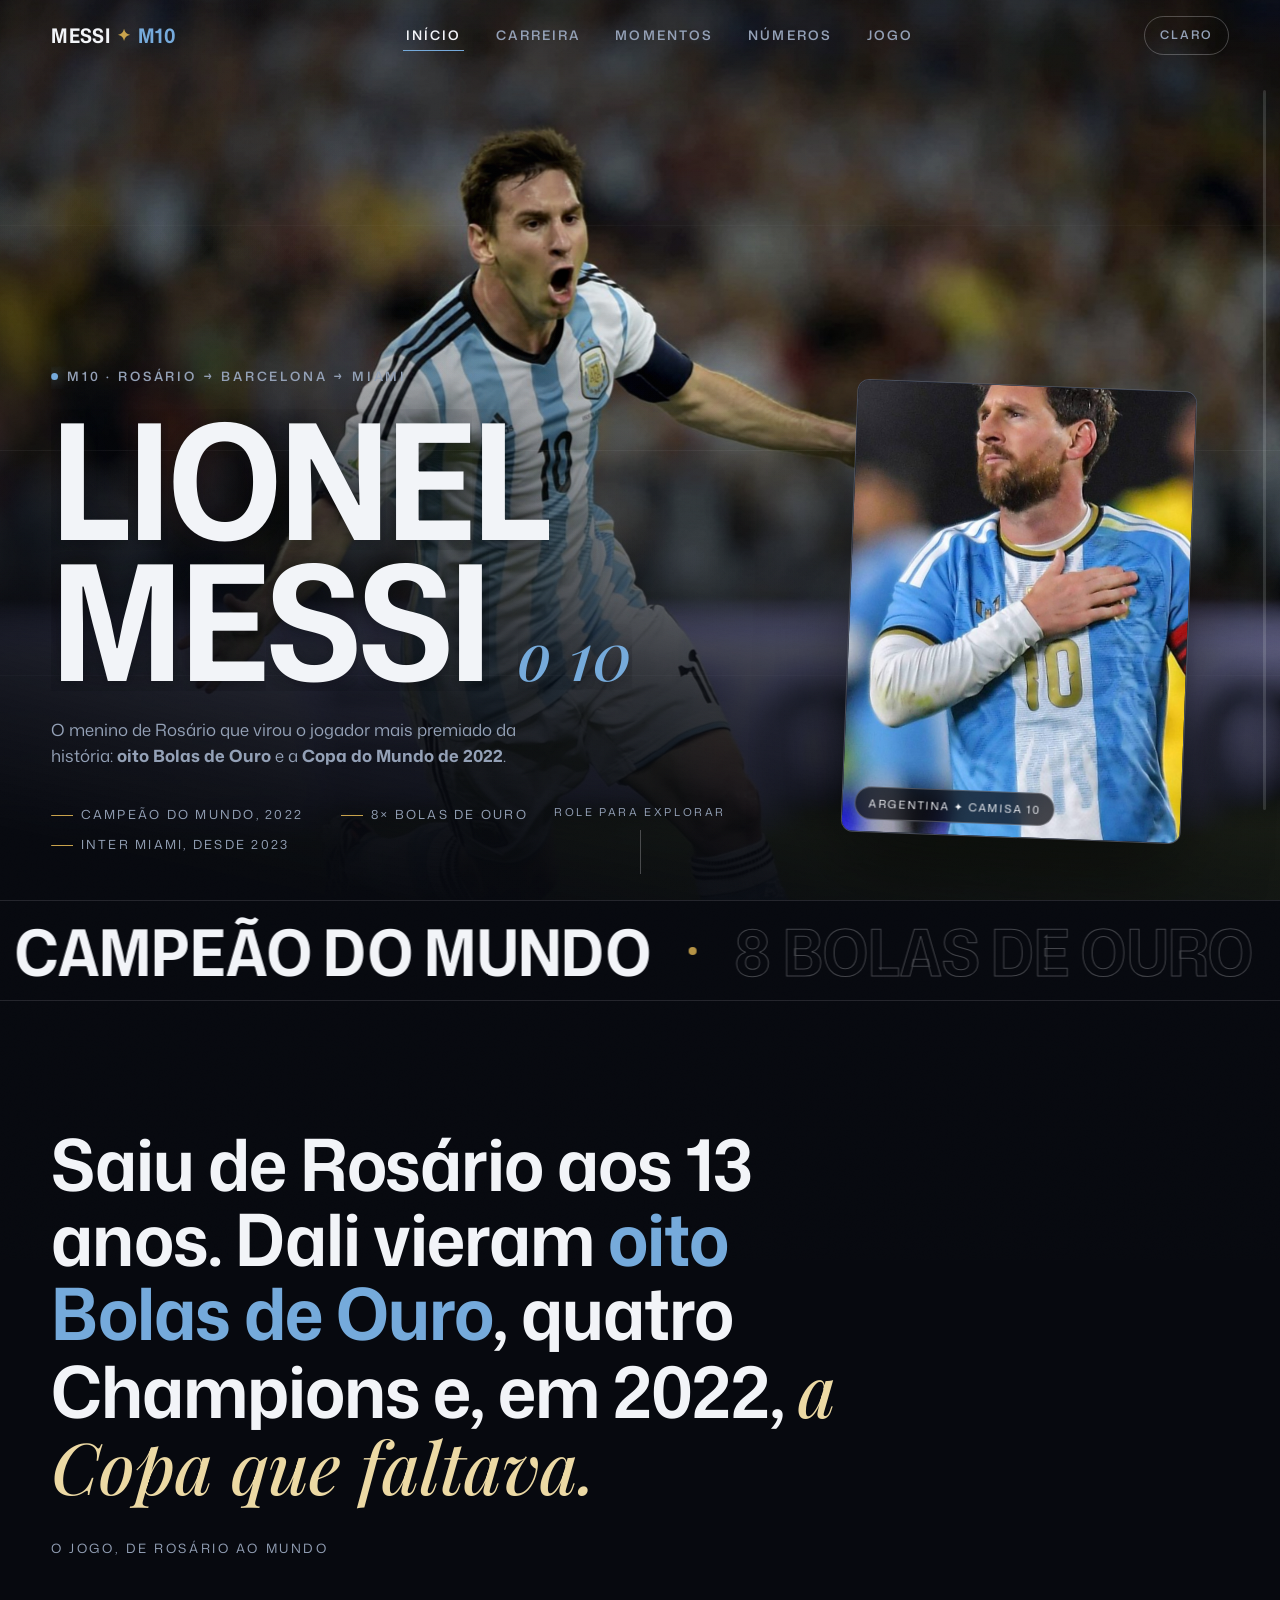
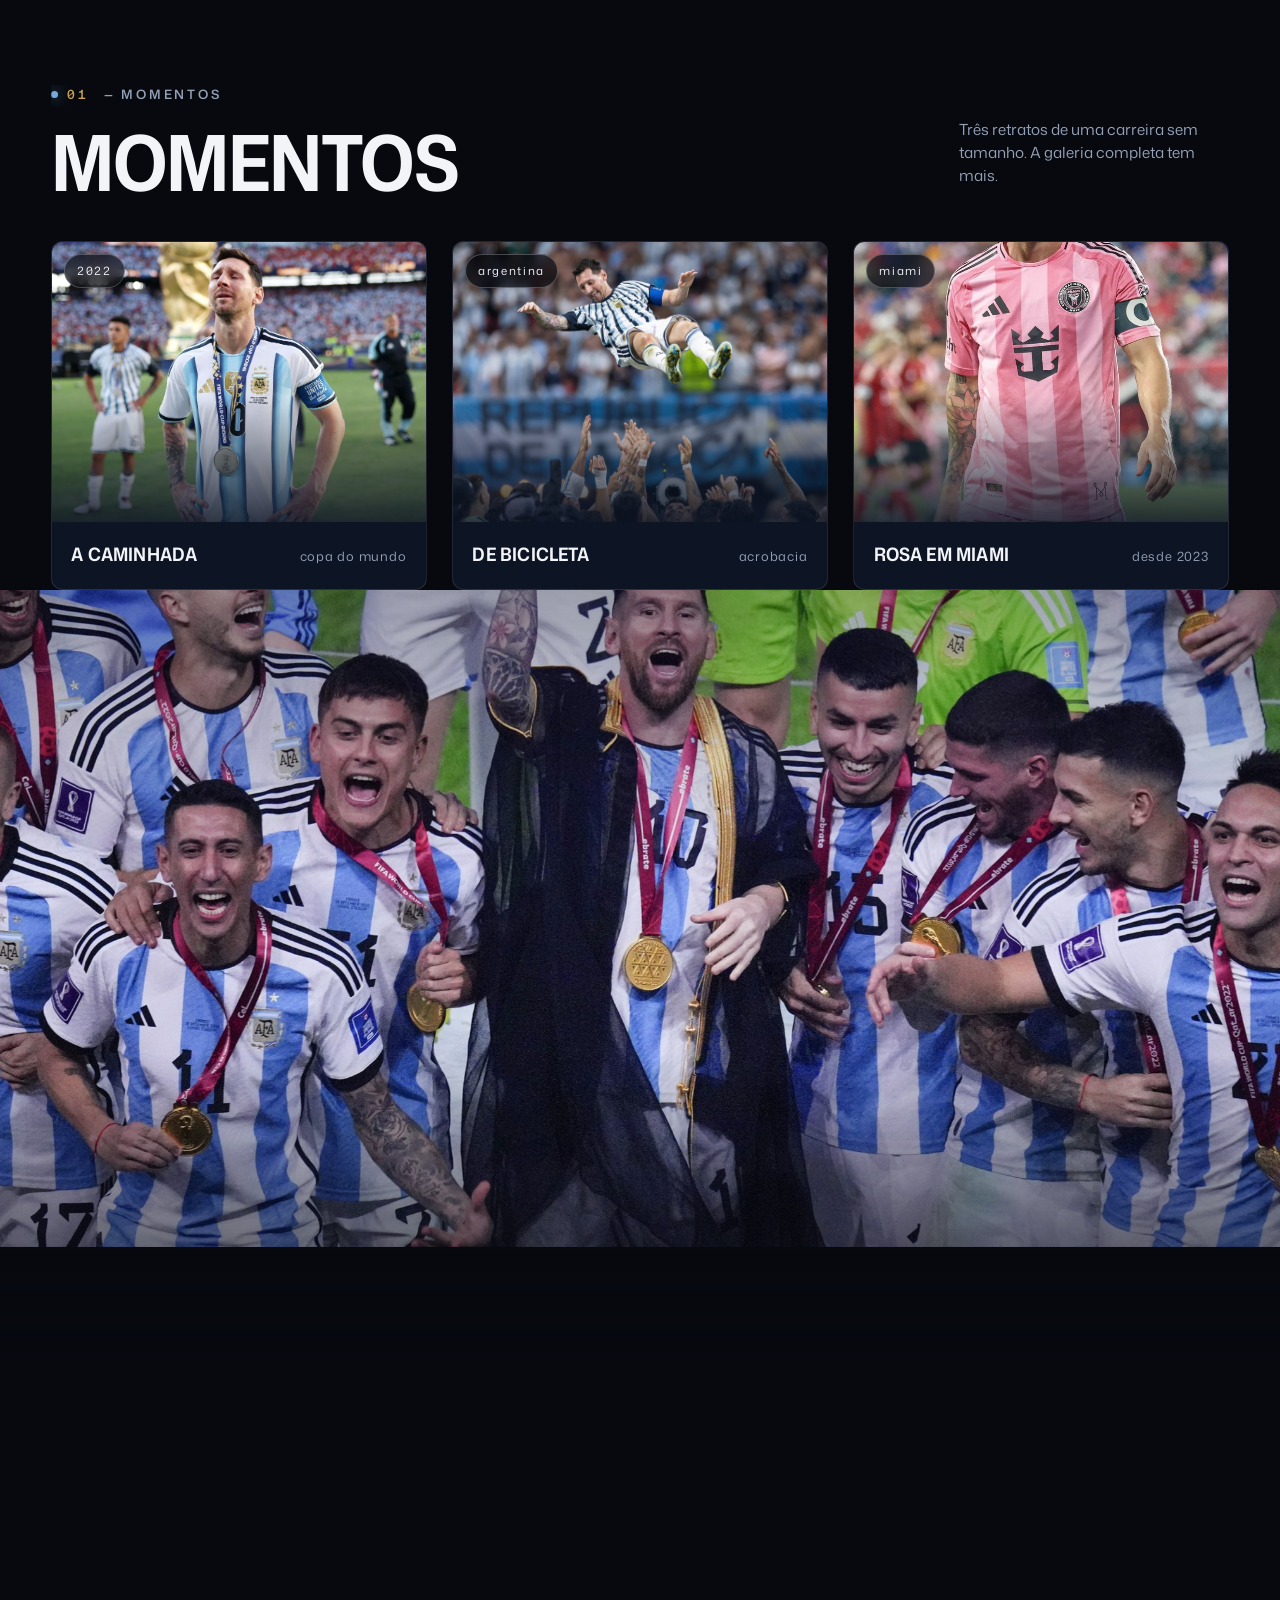
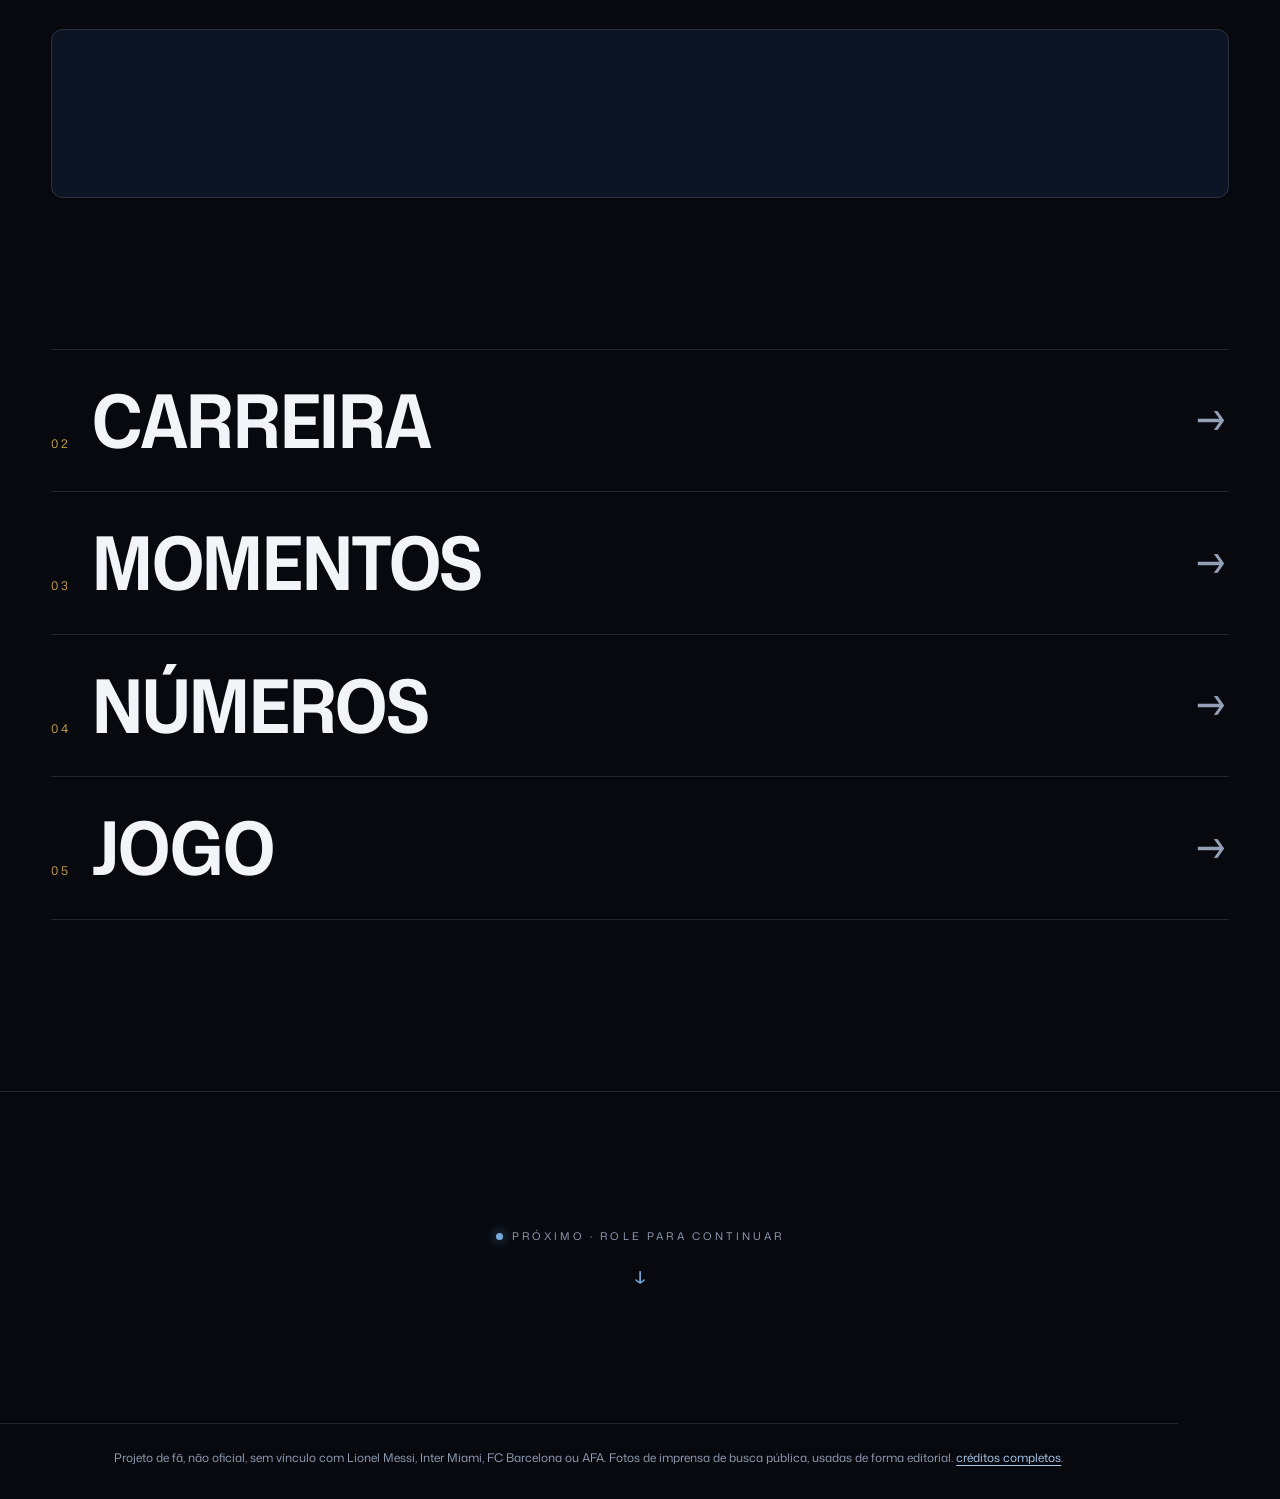
<file: index.html>
<!DOCTYPE html>
<html lang="pt-BR" data-page="home" data-intro="1">
<head>
<meta charset="utf-8">
<meta name="viewport" content="width=device-width, initial-scale=1, viewport-fit=cover">
<title>Lionel Messi ✦ M10 — de Rosário a Miami</title>
<meta name="description" content="Lionel Messi: 8 Bolas de Ouro, Copa do Mundo 2022, 4 Champions League. Carreira, momentos, números e jogo. Projeto de fã, não oficial.">
<meta name="theme-color" content="#07090F">
<meta property="og:title" content="Lionel Messi ✦ M10">
<meta property="og:description" content="De Rosário a Miami. 8 Bolas de Ouro, campeão do mundo em 2022.">
<link rel="icon" href="data:image/svg+xml,%3Csvg xmlns='http://www.w3.org/2000/svg' viewBox='0 0 64 64'%3E%3Ccircle cx='32' cy='32' r='30' fill='%2307090F'/%3E%3Ctext x='32' y='42' font-family='Arial Black,Arial' font-size='26' font-weight='900' fill='%2375AADB' text-anchor='middle'%3E10%3C/text%3E%3C/svg%3E">
<link rel="preconnect" href="https://fonts.googleapis.com">
<link rel="preconnect" href="https://fonts.gstatic.com" crossorigin>
<link href="https://fonts.googleapis.com/css2?family=Mona+Sans:ital,wdth,wght@0,75..125,200..800;1,75..125,200..800&family=Playfair+Display:ital,wght@1,400;1,500;1,600&display=swap" rel="stylesheet">
<link rel="stylesheet" href="assets/css/site.css">
<script>document.documentElement.classList.add("js");
try{if(sessionStorage.getItem("m-transit")==="1")document.documentElement.classList.add("transit")}catch(e){}
try{var mv=sessionStorage.getItem("m-variant");if(mv)document.documentElement.dataset.variant=mv}catch(e){}</script>
</head>
<body>

<header class="hd">
  <a class="logo" href="index.html">Messi<span class="star">✦</span><b>M10</b></a>
  <nav class="nav" aria-label="Principal">
    <a href="index.html" aria-current="page">Início</a>
    <a href="carreira.html">Carreira</a>
    <a href="momentos.html">Momentos</a>
    <a href="records.html">Números</a>
    <a href="jogo.html">Jogo</a>
  </nav>
  <div class="hd-tools">
    <button class="theme" id="theme" type="button">claro</button>
    <button class="burger" type="button" aria-label="Abrir menu" aria-expanded="false"><i></i></button>
  </div>
</header>

<div class="menu" id="menu">
  <a href="index.html" aria-current="page"><small>01</small>Início</a>
  <a href="carreira.html"><small>02</small>Carreira</a>
  <a href="momentos.html"><small>03</small>Momentos</a>
  <a href="records.html"><small>04</small>Números</a>
  <a href="jogo.html"><small>05</small>Jogo</a>
</div>

<div class="cursor" aria-hidden="true"></div>
<div class="scroll-indicator" aria-hidden="true"><i></i></div>

<main id="top">

  <!-- ===================== HERO ===================== -->
  <section class="hero" aria-label="Apresentação">
    <h1 class="screen-reader">Lionel Messi — o 10 de Rosário, campeão do mundo</h1>
    <div class="hero-bg" aria-hidden="true">
      <img src="assets/img/hero.jpg" alt="" fetchpriority="high">
    </div>
    <div class="hero-grid" aria-hidden="true"></div>
    <div class="hero-inner">
      <div>
        <p class="eyebrow" data-reveal>m10 · rosário → barcelona → miami</p>
        <div class="hero-title" aria-hidden="true">
          <span data-split style="display:block">Lionel</span>
          <span class="row2"><span data-split>Messi</span><span class="serif-i" data-reveal style="--d:.45s">o 10</span></span>
        </div>
        <p class="lede" data-reveal style="--d:.25s">O menino de Rosário que virou o jogador mais premiado da história: <b>oito Bolas de Ouro</b> e a <b>Copa do Mundo de 2022</b>.</p>
        <div class="hero-meta" data-reveal style="--d:.35s">
          <span><i></i>campeão do mundo, 2022</span>
          <span><i></i>8× bolas de ouro</span>
          <span><i></i>inter miami, desde 2023</span>
        </div>
      </div>
      <div class="hero-wrap">
        <figure class="hero-card" aria-label="Trocar a foto de Lionel Messi">
          <img src="assets/img/portrait.jpg" class="on" alt="Lionel Messi com a camisa da Argentina, medalha no peito" data-cap="argentina ✦ camisa 10">
          <img src="assets/img/hero-alt.jpg" alt="Arte do número 10 de Messi no Barcelona" data-cap="barcelona ✦ o 10">
          <figcaption class="tag">argentina ✦ camisa 10</figcaption>
        </figure>
      </div>
    </div>
    <div class="scroll-cue" aria-hidden="true"><span>role para explorar</span><i></i></div>
  </section>

  <!-- ===================== MARQUEE ===================== -->
  <div class="marq" aria-hidden="true">
    <div class="mt">
      <span>campeão do mundo</span><i></i><span class="o">8 bolas de ouro</span><i></i><span>4 champions</span><i></i><span class="o">2 copas américa</span><i></i><span>91 gols em 2012</span><i></i>
      <span>campeão do mundo</span><i></i><span class="o">8 bolas de ouro</span><i></i><span>4 champions</span><i></i><span class="o">2 copas américa</span><i></i><span>91 gols em 2012</span><i></i>
    </div>
  </div>

  <!-- ===================== STATEMENT ===================== -->
  <section class="statement wrap" aria-label="Manifesto">
    <p data-reveal>Saiu de Rosário aos 13 anos. Dali vieram <b>oito Bolas de Ouro</b>, quatro Champions e, em 2022, <span class="serif-i">a Copa que faltava.</span></p>
    <span class="cap" data-reveal style="--d:.15s">o jogo, de Rosário ao mundo</span>
  </section>

  <!-- ===================== MOMENTOS (prévia) ===================== -->
  <section class="wrap" aria-label="Momentos em destaque">
    <div class="sec-h">
      <div>
        <p class="eyebrow" data-reveal><span class="idx">01</span>&nbsp;— momentos</p>
        <h2 class="display" data-reveal="line">Momentos</h2>
      </div>
      <p class="note" data-reveal style="--d:.12s">Três retratos de uma carreira sem tamanho. A galeria completa tem mais.</p>
    </div>
    <div class="mo-grid">
      <a class="mo" href="momentos.html" data-reveal style="--d:0s">
        <span class="shot"><img src="assets/img/copa-andar.jpg" alt="Messi caminha sozinho pelo gramado com a taça da Copa do Mundo" loading="lazy"><em>2022</em><span class="see">galeria</span></span>
        <figcaption><span class="t">A caminhada</span><small>copa do mundo</small></figcaption>
      </a>
      <a class="mo" href="momentos.html" data-reveal style="--d:.08s">
        <span class="shot"><img src="assets/img/bicicleta.jpg" alt="Messi conclui uma bicicleta com a camisa da Argentina" loading="lazy"><em>argentina</em><span class="see">galeria</span></span>
        <figcaption><span class="t">De bicicleta</span><small>acrobacia</small></figcaption>
      </a>
      <a class="mo" href="momentos.html" data-reveal style="--d:.16s">
        <span class="shot"><img src="assets/img/miami-acao.jpg" alt="Messi comemora com a camisa rosa do Inter Miami" loading="lazy"><em>miami</em><span class="see">galeria</span></span>
        <figcaption><span class="t">Rosa em Miami</span><small>desde 2023</small></figcaption>
      </a>
    </div>
  </section>

  <!-- ===================== BANDA 2022 ===================== -->
  <section class="band" aria-label="Campeão do mundo">
    <img src="assets/img/copa-bisht.jpg" alt="" data-parallax="0.14" loading="lazy">
    <div class="wrap">
      <p class="kicker" data-reveal>copa do mundo · catar 2022</p>
      <p class="big" data-reveal="line">A taça <span class="serif-i">que faltava</span></p>
      <p class="lede" data-reveal style="--d:.2s; max-width:560px; color:var(--mute); margin-top:1.2rem">Sete gols, a Bola de Ouro do torneio e a taça erguida com o manto real — a última peça do quebra-cabeça.</p>
    </div>
  </section>

  <!-- ===================== NÚMEROS (prévia) ===================== -->
  <section class="wrap" aria-label="Números em destaque" style="padding-block:clamp(5rem,12vh,9rem) 0">
    <div class="sec-h">
      <div>
        <p class="eyebrow" data-reveal><span class="idx">02</span>&nbsp;— números</p>
        <h2 class="display" data-reveal="line">Em campo</h2>
      </div>
      <p class="note" data-reveal style="--d:.12s">Uma carreira medida em taças — e em recordes que não parecem reais.</p>
    </div>
    <div class="stats">
      <div class="stat" style="--d:0s" data-reveal><b data-count="8">0</b><span>bolas de ouro</span></div>
      <div class="stat" style="--d:.06s" data-reveal><b data-count="1">0</b><span>copa do mundo</span></div>
      <div class="stat" style="--d:.12s" data-reveal><b data-count="2">0</b><span>copas américa</span></div>
      <div class="stat" style="--d:.18s" data-reveal><b data-count="4">0</b><span>champions league</span></div>
      <div class="stat" style="--d:.24s" data-reveal><b data-count="91">0</b><span>gols em 2012</span></div>
      <div class="stat gold" style="--d:.3s" data-reveal><b data-count="672">0</b><span>gols pelo barça</span></div>
    </div>
  </section>

  <!-- ===================== LINHAS-ÍNDICE ===================== -->
  <section class="wrap" aria-label="Explore o site" style="padding-block:clamp(5rem,12vh,9rem)">
    <p class="eyebrow" data-reveal>explore</p>
    <div class="rows" data-reveal style="--d:.1s">
      <a class="row-l" href="carreira.html">
        <span class="tt"><small>02</small><h3>Carreira</h3></span>
        <span class="arw">→</span>
      </a>
      <a class="row-l" href="momentos.html">
        <span class="tt"><small>03</small><h3>Momentos</h3></span>
        <span class="arw">→</span>
      </a>
      <a class="row-l" href="records.html">
        <span class="tt"><small>04</small><h3>Números</h3></span>
        <span class="arw">→</span>
      </a>
      <a class="row-l" href="jogo.html">
        <span class="tt"><small>05</small><h3>Jogo</h3></span>
        <span class="arw">→</span>
      </a>
    </div>
  </section>

</main>

<!-- ===================== FIM — deixa de scroll + créditos ===================== -->
<footer class="f-min">
  <a class="next-page" href="carreira.html" aria-label="próximo · role para continuar">
    <small><i class="np-dot" aria-hidden="true"></i>próximo · role para continuar</small>
    <i class="dn" aria-hidden="true">↓</i>
  </a>
  <ul class="credits wrap">
    <li>Projeto de fã, não oficial, sem vínculo com Lionel Messi, Inter Miami, FC Barcelona ou AFA. Fotos de imprensa de busca pública, usadas de forma editorial. <a href="jogo.html">créditos completos</a>.</li>
  </ul>
</footer>

<!-- ===================== TRANSIÇÃO (mecânica Lando) ===================== -->
<div class="transition-w" aria-hidden="true">
  <div class="tr-curtain"><i></i><i></i></div>
  <div class="transition-rive"><canvas data-rive-primary></canvas></div>
  <div class="tr-word" aria-hidden="true">
    <span class="tw-eyebrow"><i></i>Lionel Messi<i></i></span>
    <b class="tw-m10">M<span class="tw-ten">10</span></b>
    <small class="tr-dest"></small>
  </div>
</div>

<script src="assets/js/lenis.min.js"></script>
<script src="assets/rive/rive.js"></script>
<script src="assets/js/site.js"></script>
</body>
</html>
</file>
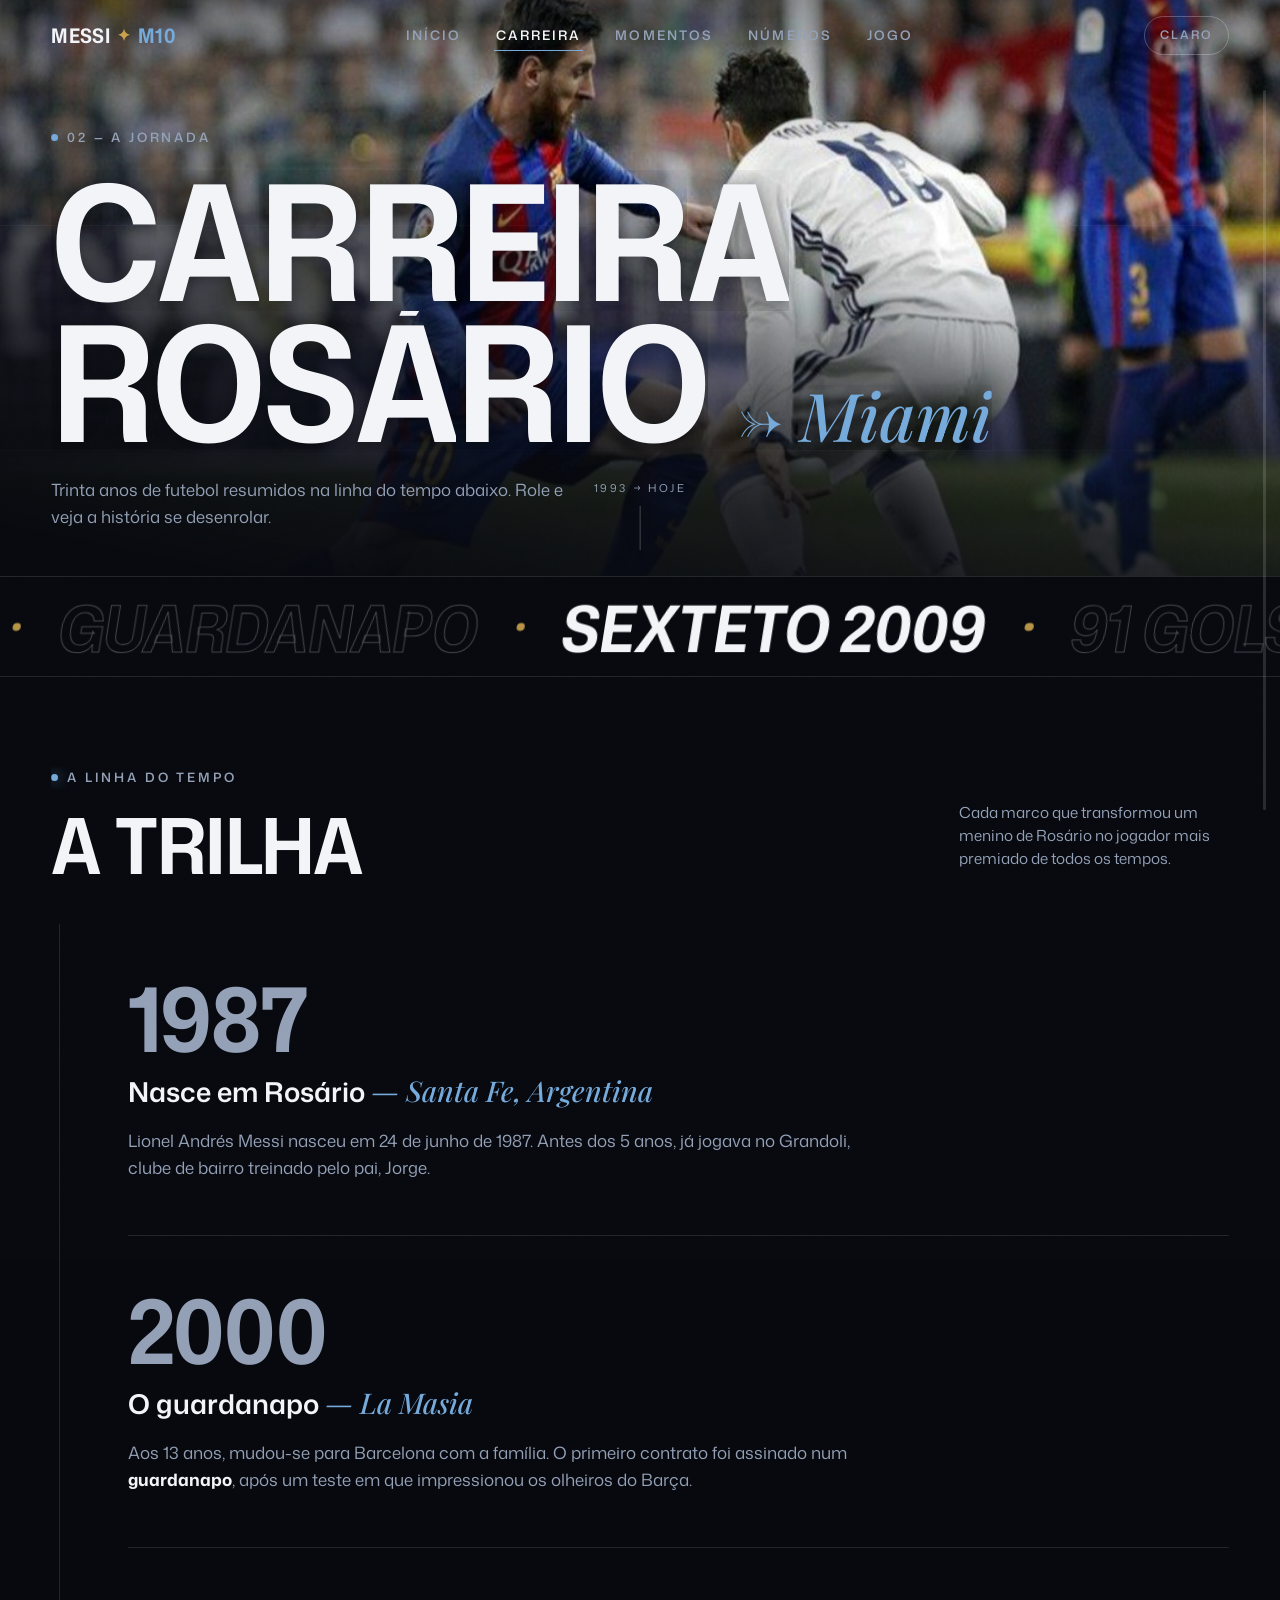
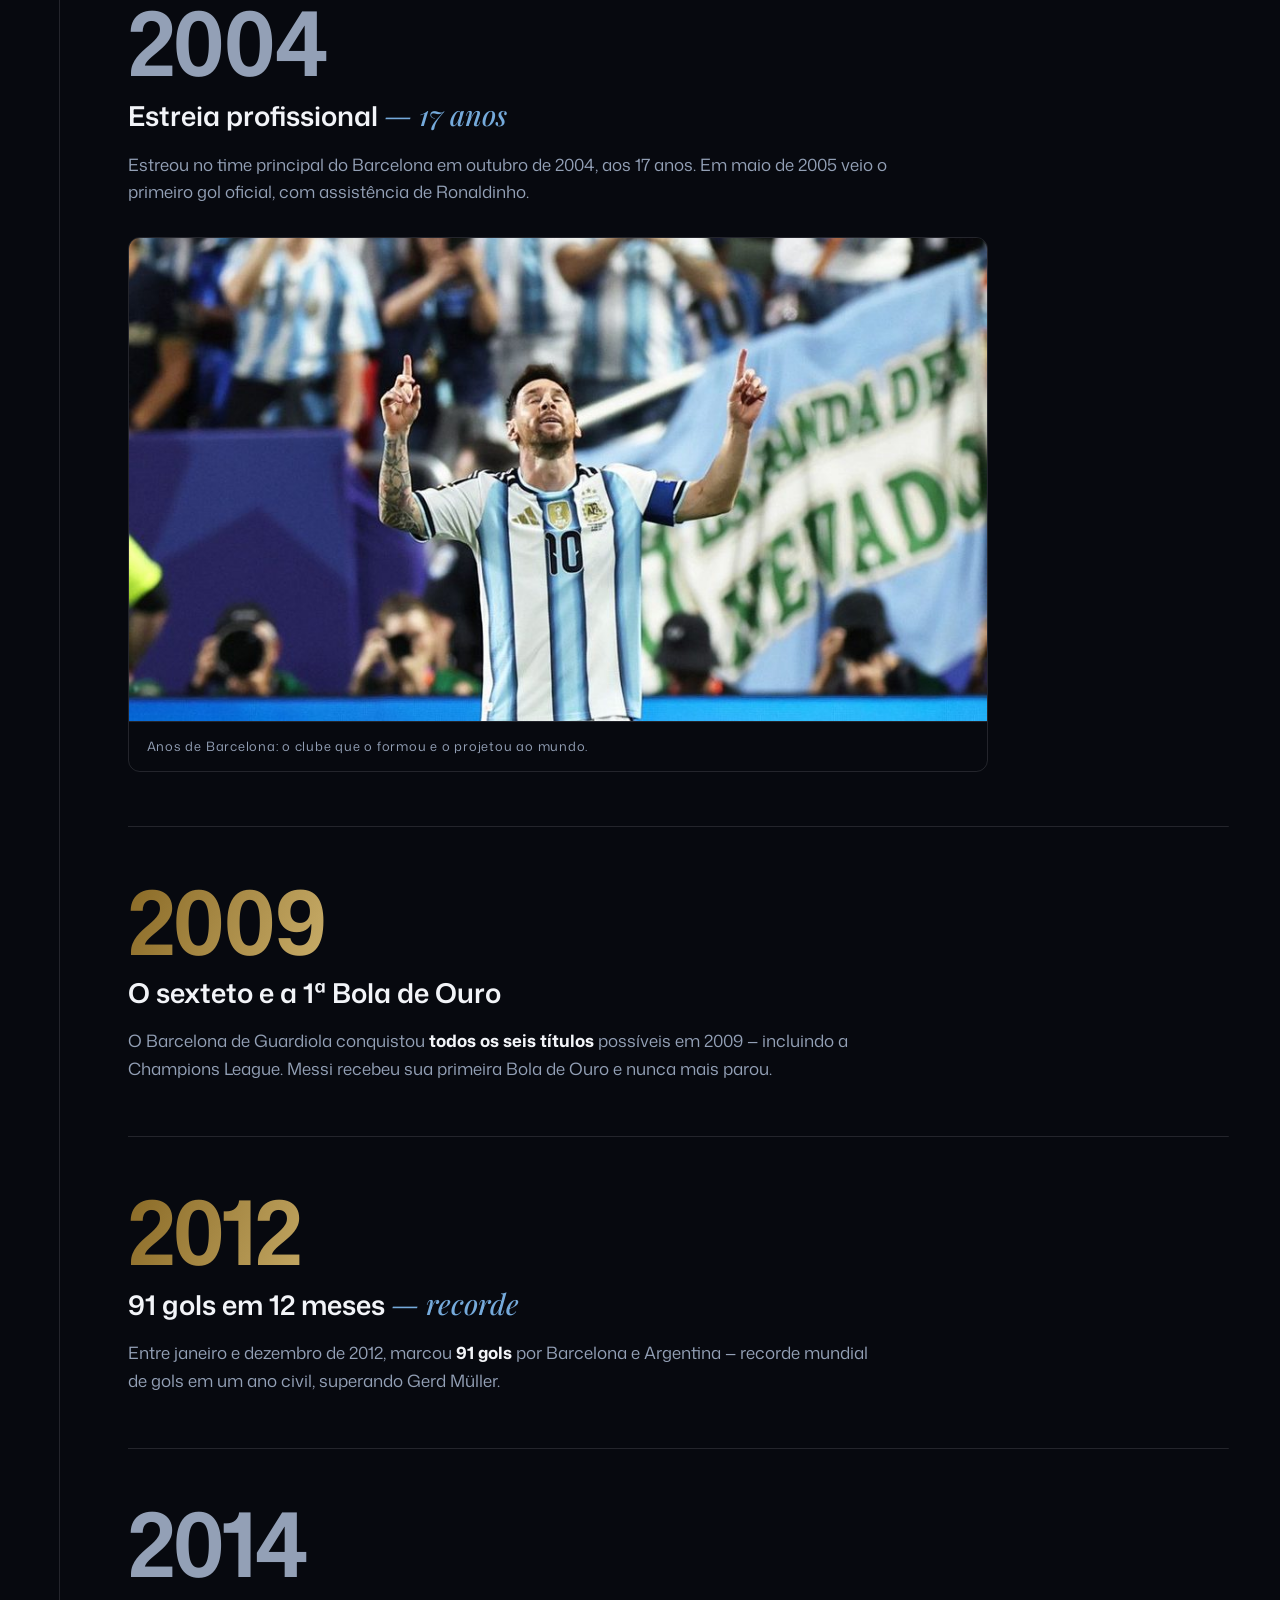
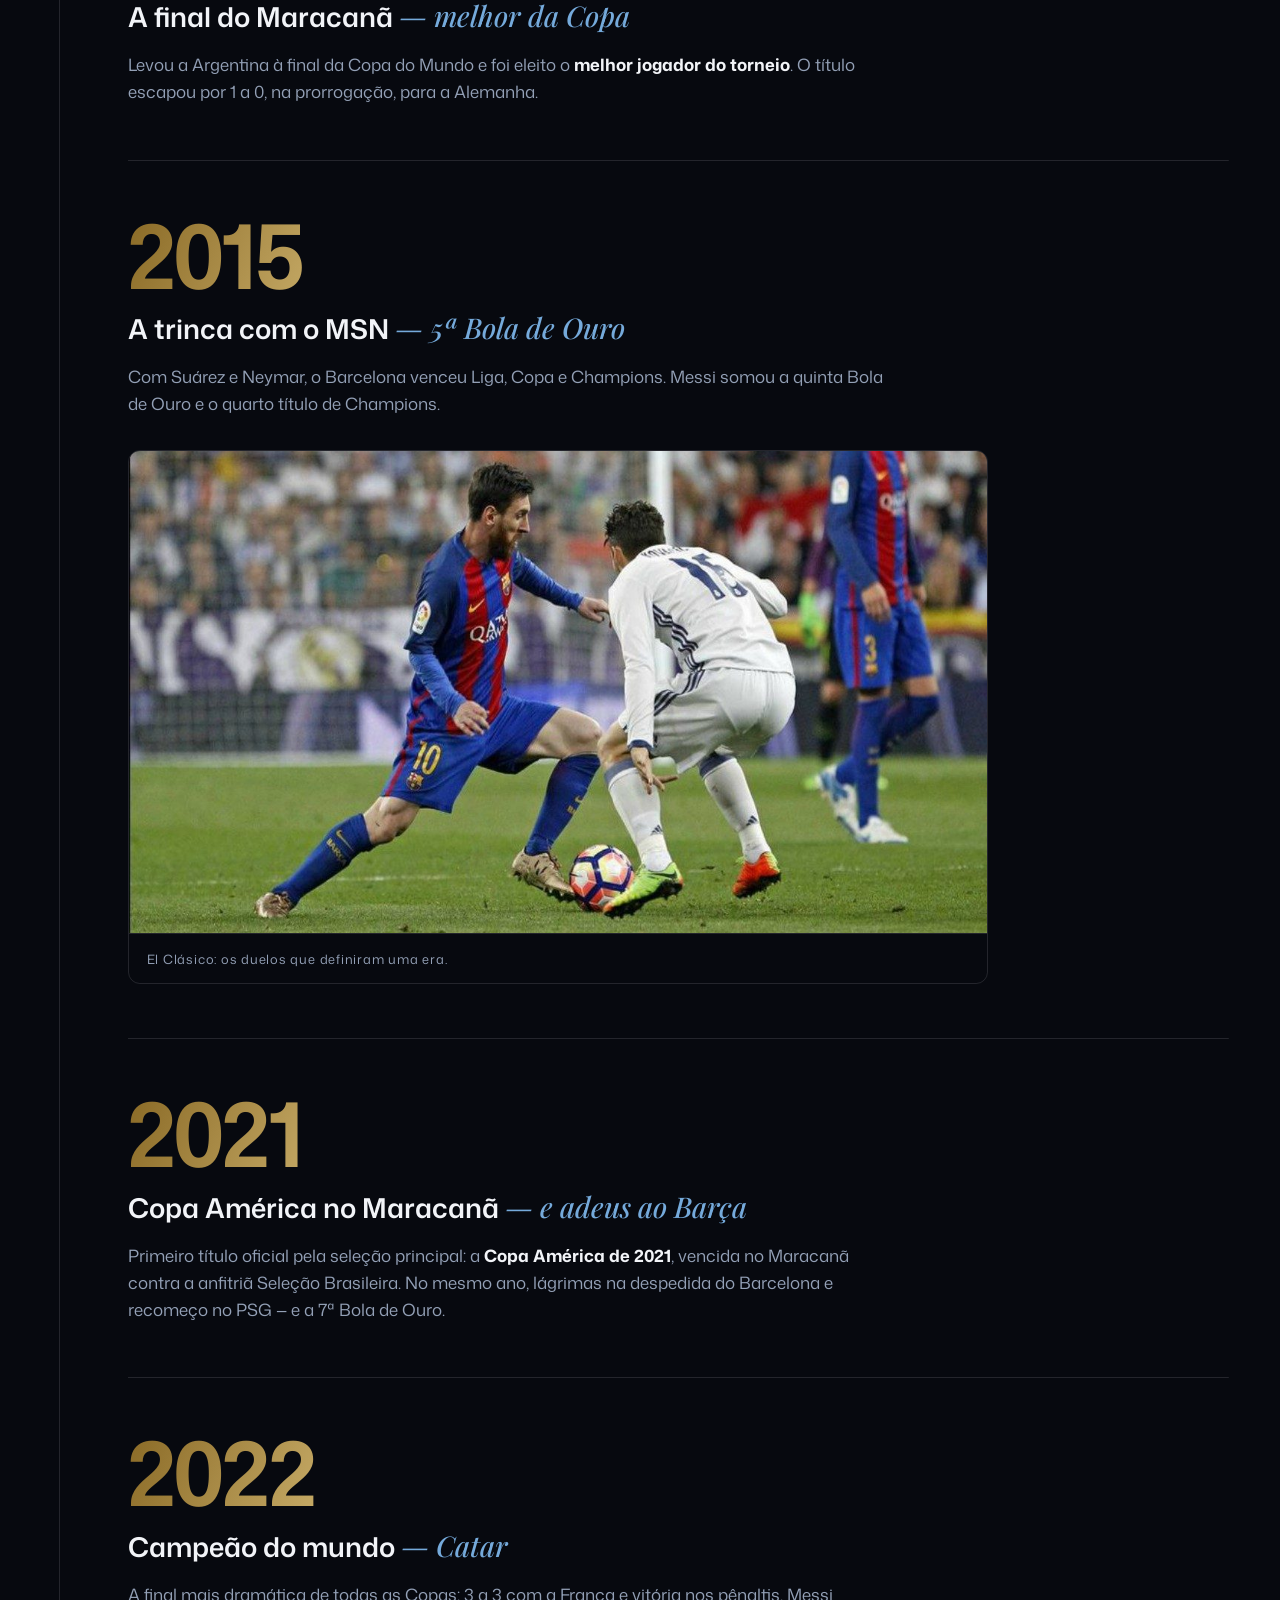
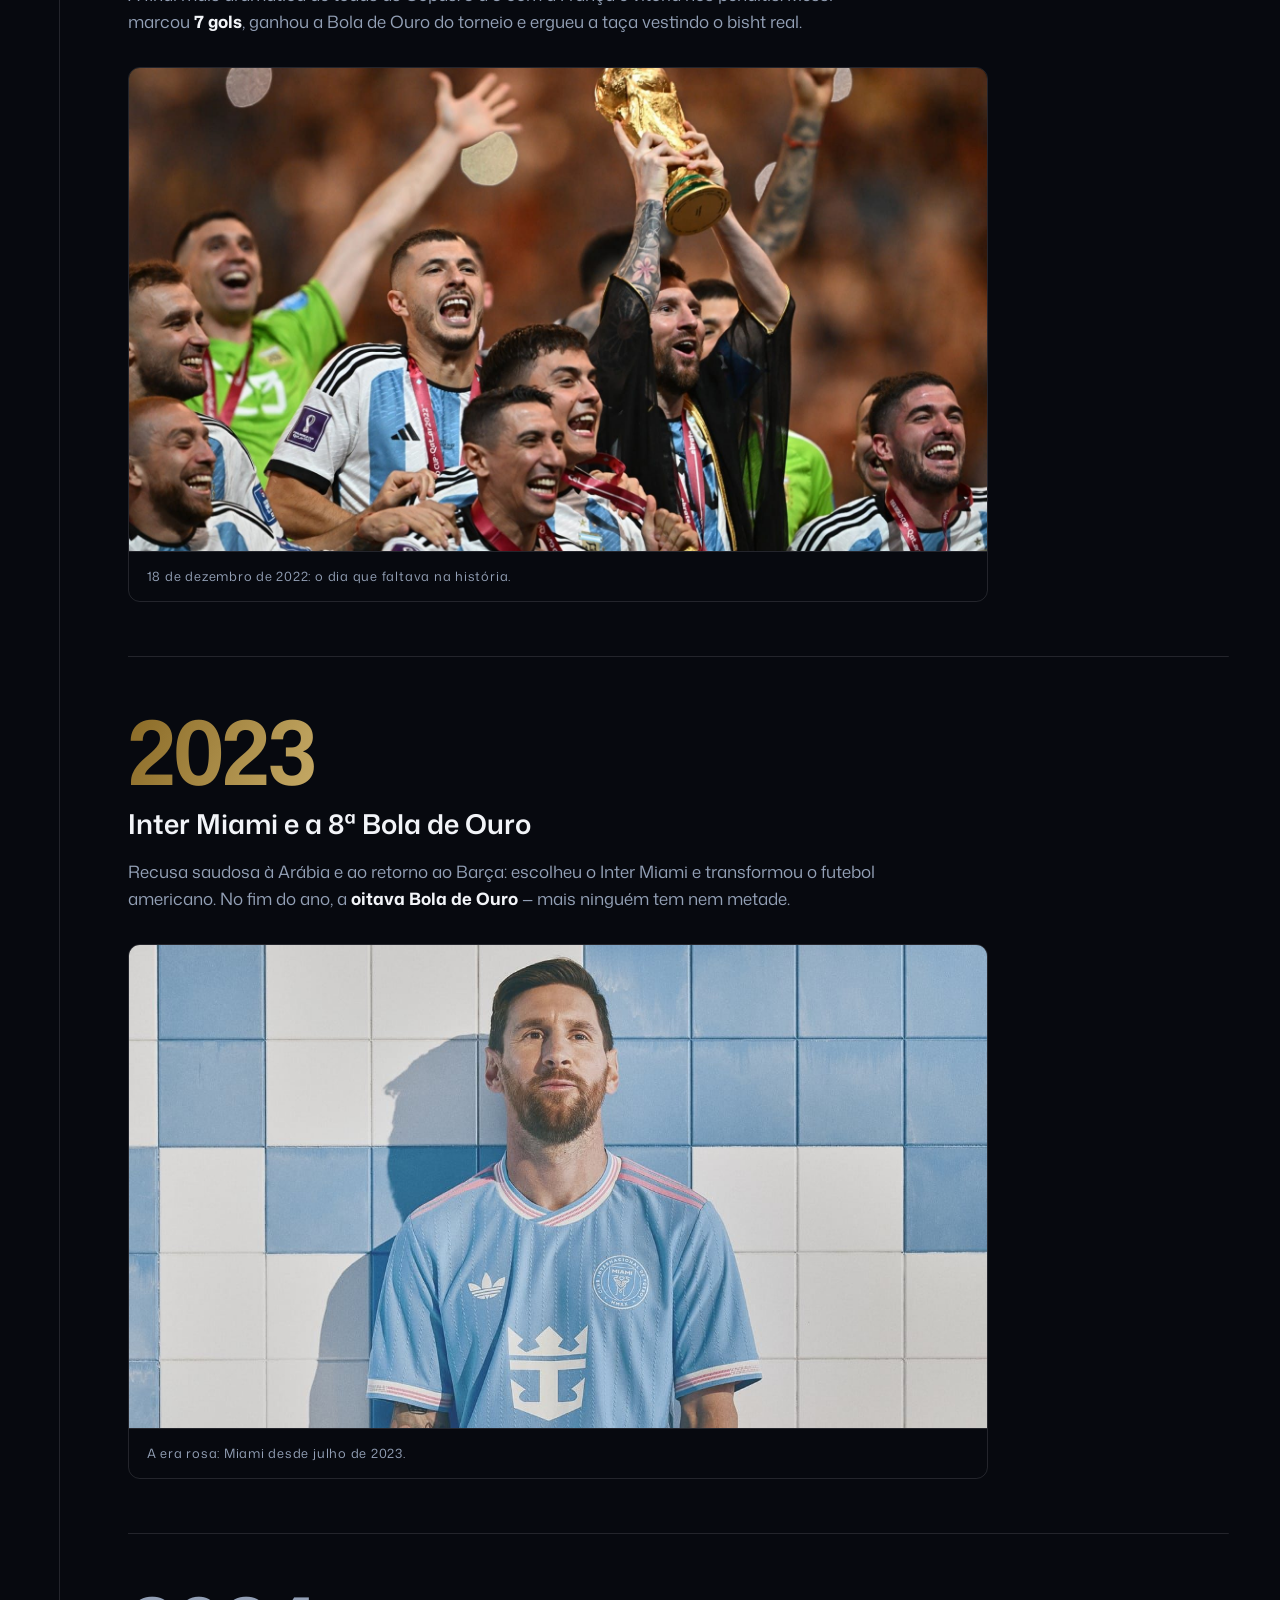
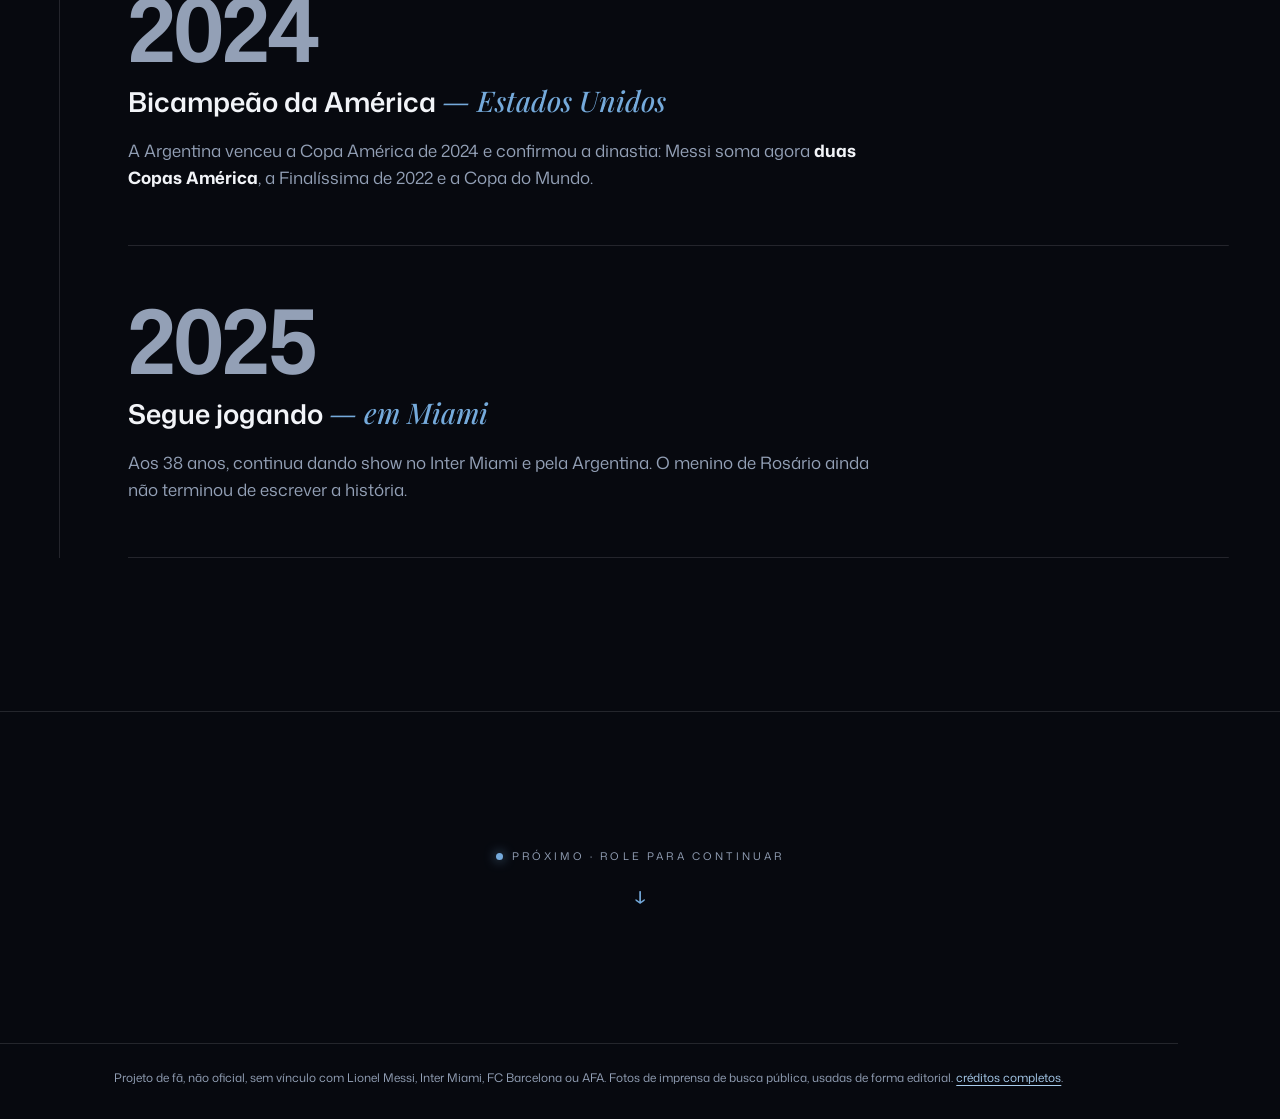
<file: carreira.html>
<!DOCTYPE html>
<html lang="pt-BR" data-page="carreira">
<head>
<meta charset="utf-8">
<meta name="viewport" content="width=device-width, initial-scale=1, viewport-fit=cover">
<title>Carreira — Lionel Messi ✦ M10</title>
<meta name="description" content="A linha do tempo de Lionel Messi: de La Masia ao Mundial de 2022, do guardanapo de 2000 ao Inter Miami. Projeto de fã, não oficial.">
<meta name="theme-color" content="#07090F">
<link rel="icon" href="data:image/svg+xml,%3Csvg xmlns='http://www.w3.org/2000/svg' viewBox='0 0 64 64'%3E%3Ccircle cx='32' cy='32' r='30' fill='%2307090F'/%3E%3Ctext x='32' y='42' font-family='Arial Black,Arial' font-size='26' font-weight='900' fill='%2375AADB' text-anchor='middle'%3E10%3C/text%3E%3C/svg%3E">
<link rel="preconnect" href="https://fonts.googleapis.com">
<link rel="preconnect" href="https://fonts.gstatic.com" crossorigin>
<link href="https://fonts.googleapis.com/css2?family=Mona+Sans:ital,wdth,wght@0,75..125,200..800;1,75..125,200..800&family=Playfair+Display:ital,wght@1,400;1,500;1,600&display=swap" rel="stylesheet">
<link rel="stylesheet" href="assets/css/site.css">
<script>document.documentElement.classList.add("js");
try{if(sessionStorage.getItem("m-transit")==="1")document.documentElement.classList.add("transit")}catch(e){}
try{var mv=sessionStorage.getItem("m-variant");if(mv)document.documentElement.dataset.variant=mv}catch(e){}</script>
</head>
<body>

<header class="hd">
  <a class="logo" href="index.html">Messi<span class="star">✦</span><b>M10</b></a>
  <nav class="nav" aria-label="Principal">
    <a href="index.html">Início</a>
    <a href="carreira.html" aria-current="page">Carreira</a>
    <a href="momentos.html">Momentos</a>
    <a href="records.html">Números</a>
    <a href="jogo.html">Jogo</a>
  </nav>
  <div class="hd-tools">
    <button class="theme" id="theme" type="button">claro</button>
    <button class="burger" type="button" aria-label="Abrir menu" aria-expanded="false"><i></i></button>
  </div>
</header>

<div class="menu" id="menu">
  <a href="index.html"><small>01</small>Início</a>
  <a href="carreira.html" aria-current="page"><small>02</small>Carreira</a>
  <a href="momentos.html"><small>03</small>Momentos</a>
  <a href="records.html"><small>04</small>Números</a>
  <a href="jogo.html"><small>05</small>Jogo</a>
</div>

<div class="cursor" aria-hidden="true"></div>
<div class="scroll-indicator" aria-hidden="true"><i></i></div>

<main id="top">

  <section class="hero" style="min-height:64svh" aria-label="Carreira — abertura">
    <div class="hero-bg" aria-hidden="true"><img src="assets/img/barca-drible.jpg" alt=""></div>
    <div class="hero-grid" aria-hidden="true"></div>
    <div class="hero-inner">
      <div>
        <p class="eyebrow" data-reveal>02 — a jornada</p>
        <div class="hero-title" aria-hidden="true">
          <span data-split style="display:block">Carreira</span>
          <span class="row2"><span data-split>Rosário</span><span class="serif-i" data-reveal style="--d:.4s">→ Miami</span></span>
        </div>
        <p class="lede" data-reveal style="--d:.25s">Trinta anos de futebol resumidos na linha do tempo abaixo. Role e veja a história se desenrolar.</p>
      </div>
    </div>
    <div class="scroll-cue" aria-hidden="true"><span>1993 → hoje</span><i></i></div>
  </section>

  <div class="marq" aria-hidden="true">
    <div class="mt">
      <span>la masia</span><i></i><span class="o">guardanapo</span><i></i><span>sexteto 2009</span><i></i><span class="o">91 gols</span><i></i><span>catar 2022</span><i></i>
      <span>la masia</span><i></i><span class="o">guardanapo</span><i></i><span>sexteto 2009</span><i></i><span class="o">91 gols</span><i></i><span>catar 2022</span><i></i>
    </div>
  </div>

  <section class="wrap" style="padding-block:clamp(4rem,10vh,8rem)" aria-label="Linha do tempo">
    <div class="sec-h">
      <div>
        <p class="eyebrow" data-reveal>a linha do tempo</p>
        <h2 class="display" data-reveal="line">A trilha</h2>
      </div>
      <p class="note" data-reveal style="--d:.12s">Cada marco que transformou um menino de Rosário no jogador mais premiado de todos os tempos.</p>
    </div>

    <div class="tl">
      <span class="rail" aria-hidden="true"></span>

      <article class="tl-item" data-reveal>
        <p class="tl-year">1987</p>
        <h3>Nasce em Rosário <span class="serif-i">— Santa Fe, Argentina</span></h3>
        <p>Lionel Andrés Messi nasceu em 24 de junho de 1987. Antes dos 5 anos, já jogava no Grandoli, clube de bairro treinado pelo pai, Jorge.</p>
      </article>

      <article class="tl-item" data-reveal>
        <p class="tl-year">2000</p>
        <h3>O guardanapo <span class="serif-i">— La Masia</span></h3>
        <p>Aos 13 anos, mudou-se para Barcelona com a família. O primeiro contrato foi assinado num <b>guardanapo</b>, após um teste em que impressionou os olheiros do Barça.</p>
      </article>

      <article class="tl-item" data-reveal>
        <p class="tl-year">2004</p>
        <h3>Estreia profissional <span class="serif-i">— 17 anos</span></h3>
        <p>Estreou no time principal do Barcelona em outubro de 2004, aos 17 anos. Em maio de 2005 veio o primeiro gol oficial, com assistência de Ronaldinho.</p>
        <figure>
          <img src="assets/img/barca-v.jpg" alt="Messi em campo com a camisa do Barcelona" loading="lazy">
          <figcaption>Anos de Barcelona: o clube que o formou e o projetou ao mundo.</figcaption>
        </figure>
      </article>

      <article class="tl-item gold" data-reveal>
        <p class="tl-year">2009</p>
        <h3>O sexteto e a 1ª Bola de Ouro</h3>
        <p>O Barcelona de Guardiola conquistou <b>todos os seis títulos</b> possíveis em 2009 — incluindo a Champions League. Messi recebeu sua primeira Bola de Ouro e nunca mais parou.</p>
      </article>

      <article class="tl-item gold" data-reveal>
        <p class="tl-year">2012</p>
        <h3>91 gols em 12 meses <span class="serif-i">— recorde</span></h3>
        <p>Entre janeiro e dezembro de 2012, marcou <b>91 gols</b> por Barcelona e Argentina — recorde mundial de gols em um ano civil, superando Gerd Müller.</p>
      </article>

      <article class="tl-item" data-reveal>
        <p class="tl-year">2014</p>
        <h3>A final do Maracanã <span class="serif-i">— melhor da Copa</span></h3>
        <p>Levou a Argentina à final da Copa do Mundo e foi eleito o <b>melhor jogador do torneio</b>. O título escapou por 1 a 0, na prorrogação, para a Alemanha.</p>
      </article>

      <article class="tl-item gold" data-reveal>
        <p class="tl-year">2015</p>
        <h3>A trinca com o MSN <span class="serif-i">— 5ª Bola de Ouro</span></h3>
        <p>Com Suárez e Neymar, o Barcelona venceu Liga, Copa e Champions. Messi somou a quinta Bola de Ouro e o quarto título de Champions.</p>
        <figure>
          <img src="assets/img/barca-drible.jpg" alt="Messi driblando adversário de branco em um clássico pelo Barcelona" loading="lazy">
          <figcaption>El Clásico: os duelos que definiram uma era.</figcaption>
        </figure>
      </article>

      <article class="tl-item gold" data-reveal>
        <p class="tl-year">2021</p>
        <h3>Copa América no Maracanã <span class="serif-i">— e adeus ao Barça</span></h3>
        <p>Primeiro título oficial pela seleção principal: a <b>Copa América de 2021</b>, vencida no Maracanã contra a anfitriã Seleção Brasileira. No mesmo ano, lágrimas na despedida do Barcelona e recomeço no PSG — e a 7ª Bola de Ouro.</p>
      </article>

      <article class="tl-item gold" data-reveal>
        <p class="tl-year">2022</p>
        <h3>Campeão do mundo <span class="serif-i">— Catar</span></h3>
        <p>A final mais dramática de todas as Copas: 3 a 3 com a França e vitória nos pênaltis. Messi marcou <b>7 gols</b>, ganhou a Bola de Ouro do torneio e ergueu a taça vestindo o bisht real.</p>
        <figure>
          <img src="assets/img/copa-erguer.jpg" alt="Messi ergue a taça da Copa do Mundo de 2022 cercado pelos companheiros" loading="lazy">
          <figcaption>18 de dezembro de 2022: o dia que faltava na história.</figcaption>
        </figure>
      </article>

      <article class="tl-item gold" data-reveal>
        <p class="tl-year">2023</p>
        <h3>Inter Miami e a 8ª Bola de Ouro</h3>
        <p>Recusa saudosa à Arábia e ao retorno ao Barça: escolheu o Inter Miami e transformou o futebol americano. No fim do ano, a <b>oitava Bola de Ouro</b> — mais ninguém tem nem metade.</p>
        <figure>
          <img src="assets/img/miami-apanicada.jpg" alt="Messi com a camisa do Inter Miami em apresentação" loading="lazy">
          <figcaption>A era rosa: Miami desde julho de 2023.</figcaption>
        </figure>
      </article>

      <article class="tl-item" data-reveal>
        <p class="tl-year">2024</p>
        <h3>Bicampeão da América <span class="serif-i">— Estados Unidos</span></h3>
        <p>A Argentina venceu a Copa América de 2024 e confirmou a dinastia: Messi soma agora <b>duas Copas América</b>, a Finalíssima de 2022 e a Copa do Mundo.</p>
      </article>

      <article class="tl-item" data-reveal>
        <p class="tl-year">2025</p>
        <h3>Segue jogando <span class="serif-i">— em Miami</span></h3>
        <p>Aos 38 anos, continua dando show no Inter Miami e pela Argentina. O menino de Rosário ainda não terminou de escrever a história.</p>
      </article>
    </div>
  </section>

</main>

<!-- ===================== FIM — deixa de scroll + créditos ===================== -->
<footer class="f-min">
  <a class="next-page" href="momentos.html" aria-label="próximo · role para continuar">
    <small><i class="np-dot" aria-hidden="true"></i>próximo · role para continuar</small>
    <i class="dn" aria-hidden="true">↓</i>
  </a>
  <ul class="credits wrap">
    <li>Projeto de fã, não oficial, sem vínculo com Lionel Messi, Inter Miami, FC Barcelona ou AFA. Fotos de imprensa de busca pública, usadas de forma editorial. <a href="jogo.html">créditos completos</a>.</li>
  </ul>
</footer>

<div class="transition-w" aria-hidden="true">
  <div class="tr-curtain"><i></i><i></i></div>
  <div class="transition-rive"><canvas data-rive-primary></canvas></div>
  <div class="tr-word" aria-hidden="true">
    <span class="tw-eyebrow"><i></i>Lionel Messi<i></i></span>
    <b class="tw-m10">M<span class="tw-ten">10</span></b>
    <small class="tr-dest"></small>
  </div>
</div>

<script src="assets/js/lenis.min.js"></script>
<script src="assets/rive/rive.js"></script>
<script src="assets/js/site.js"></script>
</body>
</html>
</file>
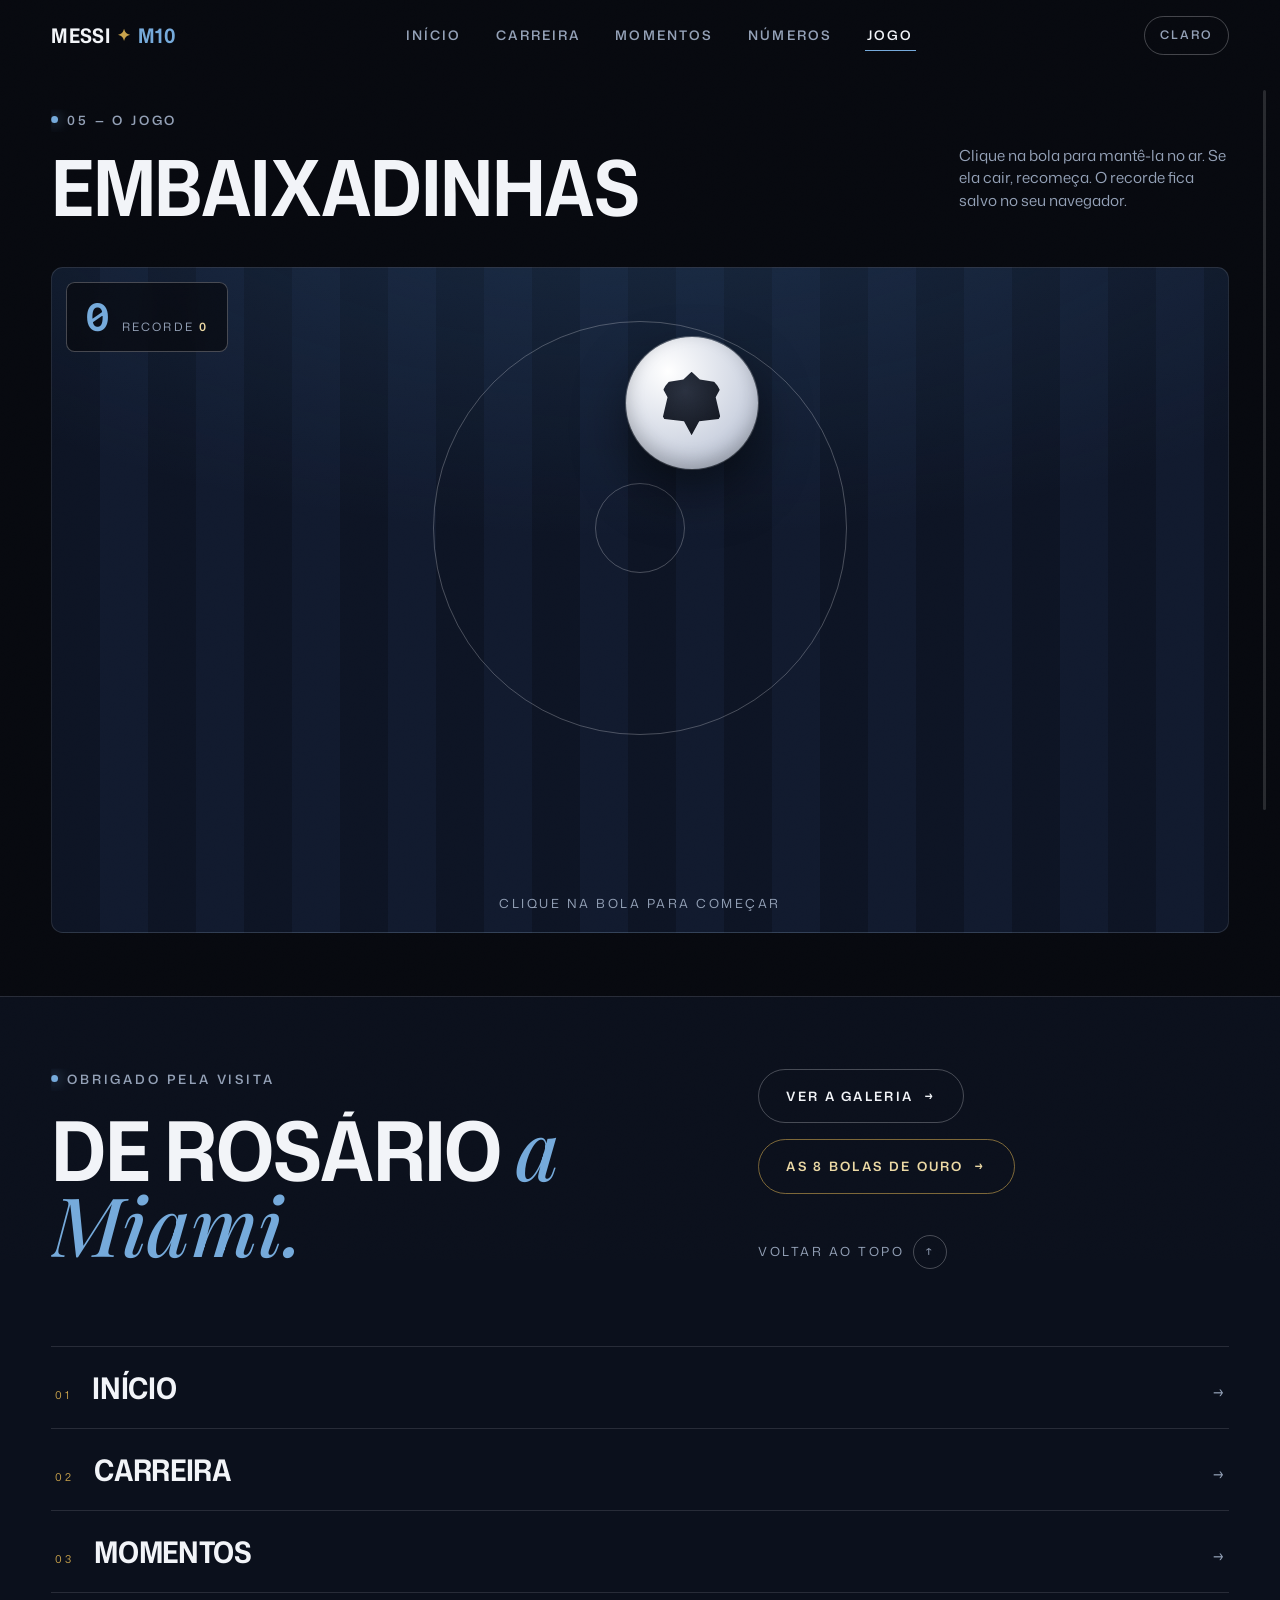
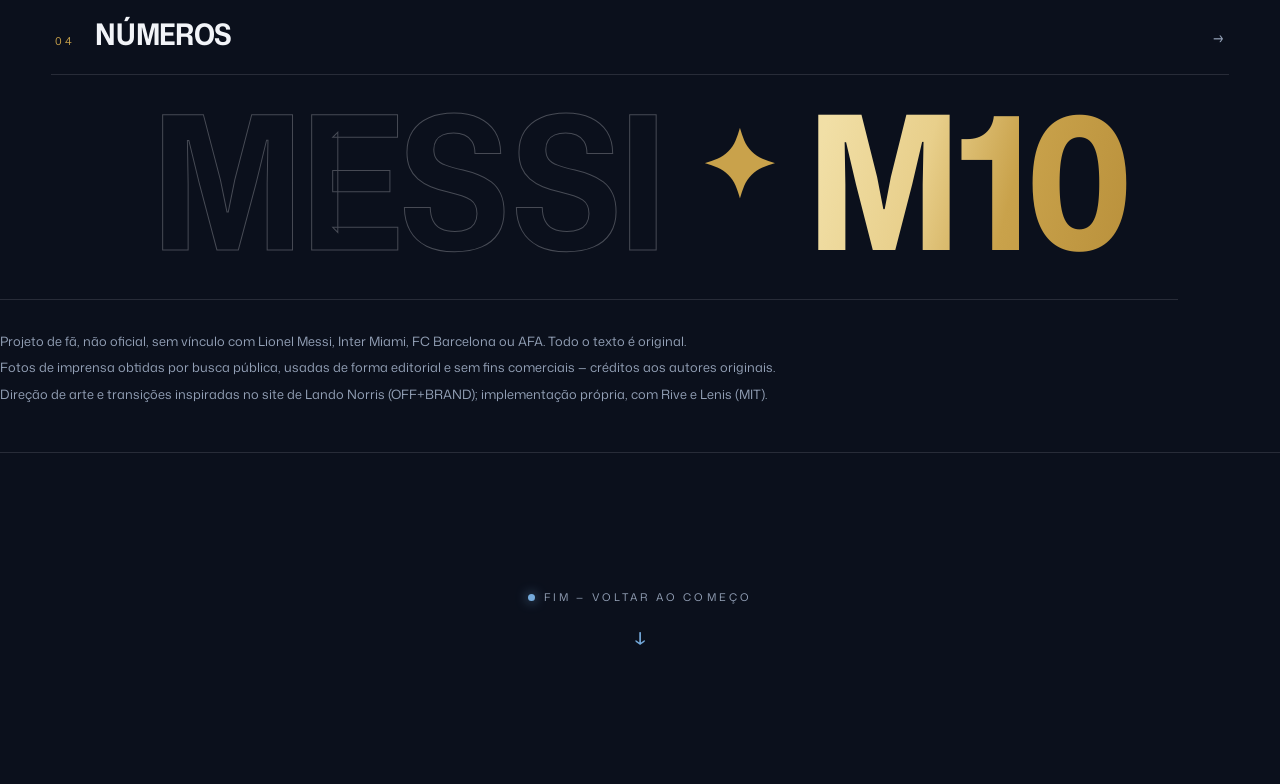
<file: jogo.html>
<!DOCTYPE html>
<html lang="pt-BR" data-page="jogo">
<head>
<meta charset="utf-8">
<meta name="viewport" content="width=device-width, initial-scale=1, viewport-fit=cover">
<title>Jogo — Lionel Messi ✦ M10</title>
<meta name="description" content="Embaixadinhas com o 10: clique na bola, mantenha-a no ar e bata seu recorde. Projeto de fã, não oficial.">
<meta name="theme-color" content="#07090F">
<link rel="icon" href="data:image/svg+xml,%3Csvg xmlns='http://www.w3.org/2000/svg' viewBox='0 0 64 64'%3E%3Ccircle cx='32' cy='32' r='30' fill='%2307090F'/%3E%3Ctext x='32' y='42' font-family='Arial Black,Arial' font-size='26' font-weight='900' fill='%2375AADB' text-anchor='middle'%3E10%3C/text%3E%3C/svg%3E">
<link rel="preconnect" href="https://fonts.googleapis.com">
<link rel="preconnect" href="https://fonts.gstatic.com" crossorigin>
<link href="https://fonts.googleapis.com/css2?family=Mona+Sans:ital,wdth,wght@0,75..125,200..800;1,75..125,200..800&family=Playfair+Display:ital,wght@1,400;1,500;1,600&display=swap" rel="stylesheet">
<link rel="stylesheet" href="assets/css/site.css">
<script>document.documentElement.classList.add("js");
try{if(sessionStorage.getItem("m-transit")==="1")document.documentElement.classList.add("transit")}catch(e){}
try{var mv=sessionStorage.getItem("m-variant");if(mv)document.documentElement.dataset.variant=mv}catch(e){}</script>
</head>
<body>

<header class="hd">
  <a class="logo" href="index.html">Messi<span class="star">✦</span><b>M10</b></a>
  <nav class="nav" aria-label="Principal">
    <a href="index.html">Início</a>
    <a href="carreira.html">Carreira</a>
    <a href="momentos.html">Momentos</a>
    <a href="records.html">Números</a>
    <a href="jogo.html" aria-current="page">Jogo</a>
  </nav>
  <div class="hd-tools">
    <button class="theme" id="theme" type="button">claro</button>
    <button class="burger" type="button" aria-label="Abrir menu" aria-expanded="false"><i></i></button>
  </div>
</header>

<div class="menu" id="menu">
  <a href="index.html"><small>01</small>Início</a>
  <a href="carreira.html"><small>02</small>Carreira</a>
  <a href="momentos.html"><small>03</small>Momentos</a>
  <a href="records.html"><small>04</small>Números</a>
  <a href="jogo.html" aria-current="page"><small>05</small>Jogo</a>
</div>

<div class="cursor" aria-hidden="true"></div>
<div class="scroll-indicator" aria-hidden="true"><i></i></div>

<main id="top">

  <section class="play wrap" style="padding-top:calc(4.6rem + 4vh)" aria-label="Embaixadinhas">
    <div class="sec-h">
      <div>
        <p class="eyebrow" data-reveal>05 — o jogo</p>
        <h2 class="display" data-reveal="line">Embaixadinhas</h2>
      </div>
      <p class="note" data-reveal style="--d:.12s">Clique na bola para mantê-la no ar. Se ela cair, recomeça. O recorde fica salvo no seu navegador.</p>
    </div>
    <div class="field" id="field" data-reveal style="--d:.18s">
      <div class="score"><b id="sc">0</b><span>recorde <i id="best">0</i></span></div>
      <button class="kball" id="kball" type="button" aria-label="Chutar a bola"></button>
      <p class="fmsg" id="fmsg">clique na bola para começar</p>
    </div>
  </section>

</main>

<footer>
  <div class="wrap f-top">
    <div>
      <p class="eyebrow" data-reveal>obrigado pela visita</p>
      <h2 class="display" data-reveal="line">De Rosário <span class="serif-i">a Miami.</span></h2>
    </div>
    <div class="f-cta" data-reveal>
      <a class="btn-w" href="momentos.html">ver a galeria <span class="arw">→</span></a>
      <a class="btn-w gold" href="records.html">as 8 bolas de ouro <span class="arw">→</span></a>
      <a class="up" href="#top">voltar ao topo <i>↑</i></a>
    </div>
  </div>
  <nav class="f-index wrap" aria-label="Páginas do site">
    <a href="index.html"><small>01</small><b>Início</b><i>→</i></a>
    <a href="carreira.html"><small>02</small><b>Carreira</b><i>→</i></a>
    <a href="momentos.html"><small>03</small><b>Momentos</b><i>→</i></a>
    <a href="records.html"><small>04</small><b>Números</b><i>→</i></a>
  </nav>
  <div class="f-word" aria-hidden="true">Messi <span class="star">✦</span> <b>M10</b></div>
  <ul class="credits wrap">
    <li>Projeto de fã, não oficial, sem vínculo com Lionel Messi, Inter Miami, FC Barcelona ou AFA. Todo o texto é original.</li>
    <li>Fotos de imprensa obtidas por busca pública, usadas de forma editorial e sem fins comerciais — créditos aos autores originais.</li>
    <li>Direção de arte e transições inspiradas no site de Lando Norris (OFF+BRAND); implementação própria, com Rive e Lenis (MIT).</li>
  </ul>

  <a class="next-page" href="index.html" aria-label="fim — voltar ao começo">
    <small><i class="np-dot" aria-hidden="true"></i>fim — voltar ao começo</small>
    <i class="dn" aria-hidden="true">↓</i>
  </a>
</footer>

<div class="transition-w" aria-hidden="true">
  <div class="tr-curtain"><i></i><i></i></div>
  <div class="transition-rive"><canvas data-rive-primary></canvas></div>
  <div class="tr-word" aria-hidden="true">
    <span class="tw-eyebrow"><i></i>Lionel Messi<i></i></span>
    <b class="tw-m10">M<span class="tw-ten">10</span></b>
    <small class="tr-dest"></small>
  </div>
</div>

<script src="assets/js/lenis.min.js"></script>
<script src="assets/rive/rive.js"></script>
<script src="assets/js/site.js"></script>
</body>
</html>
</file>
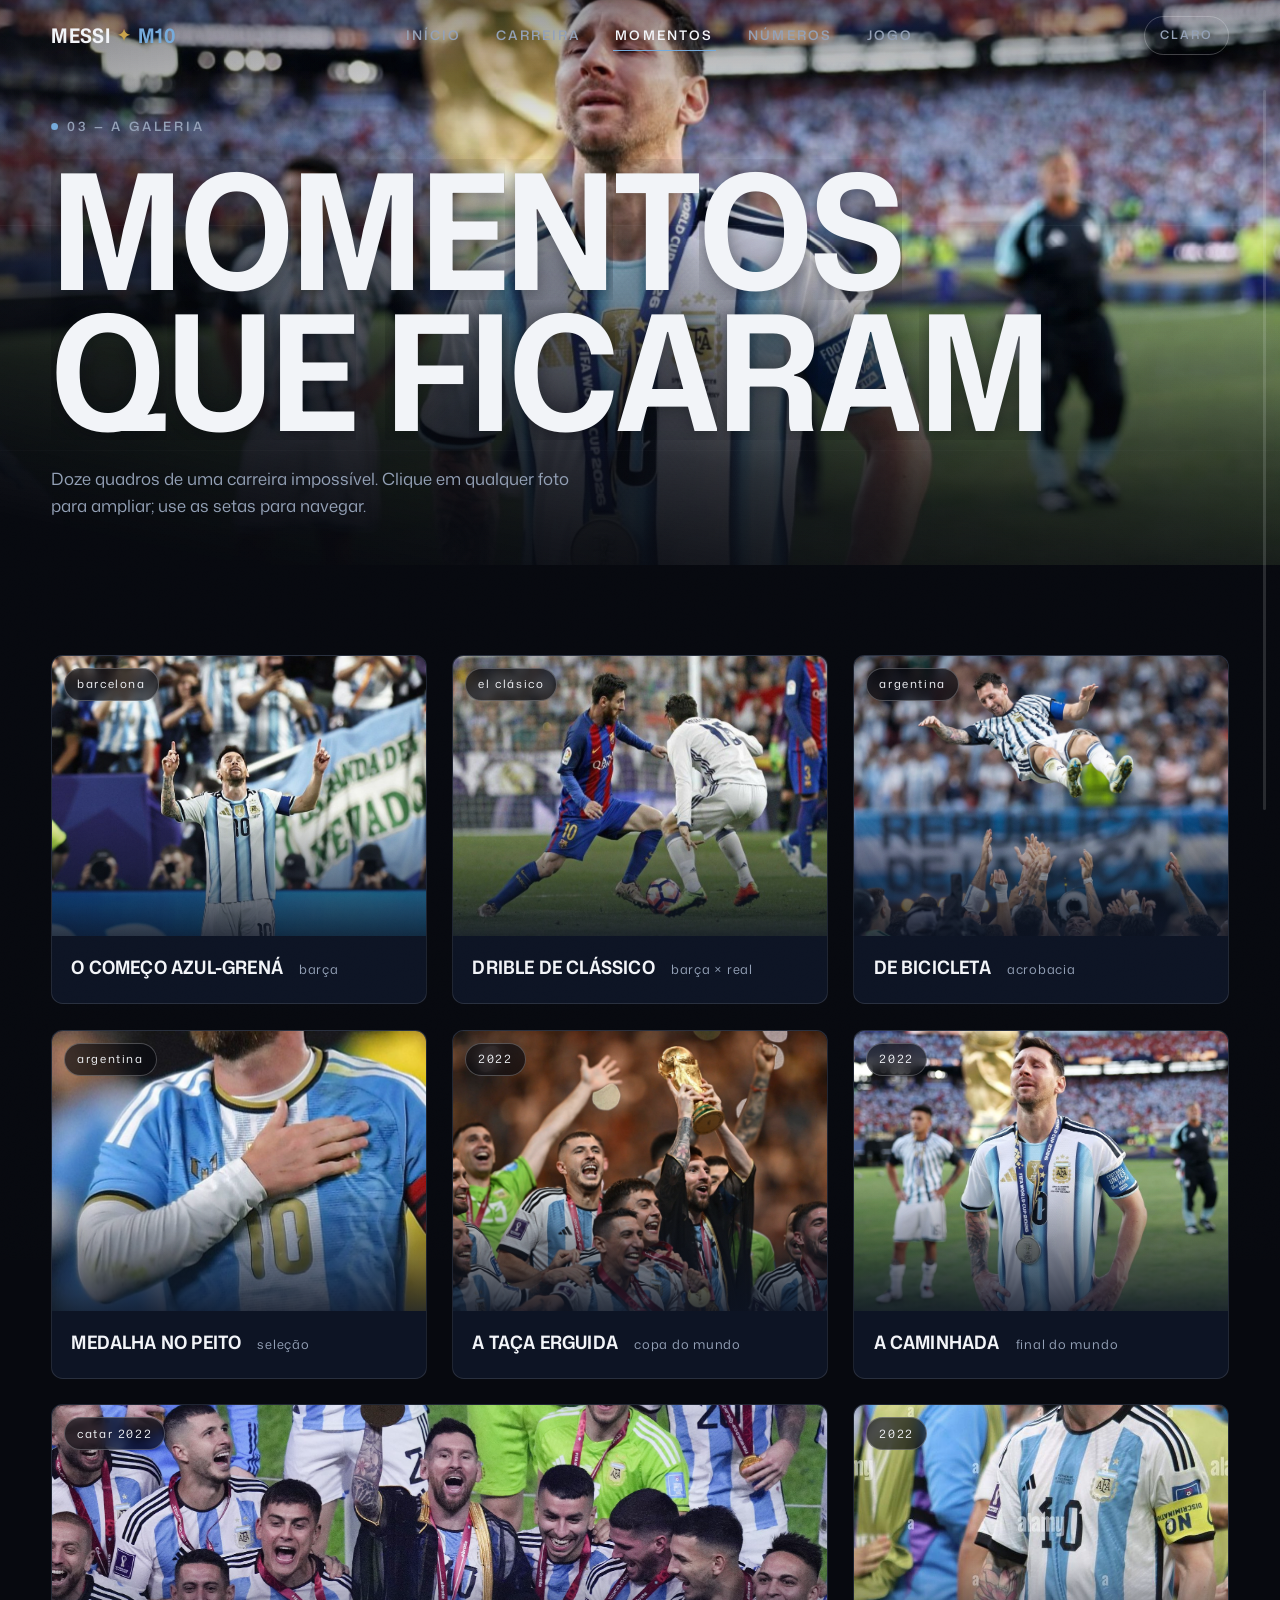
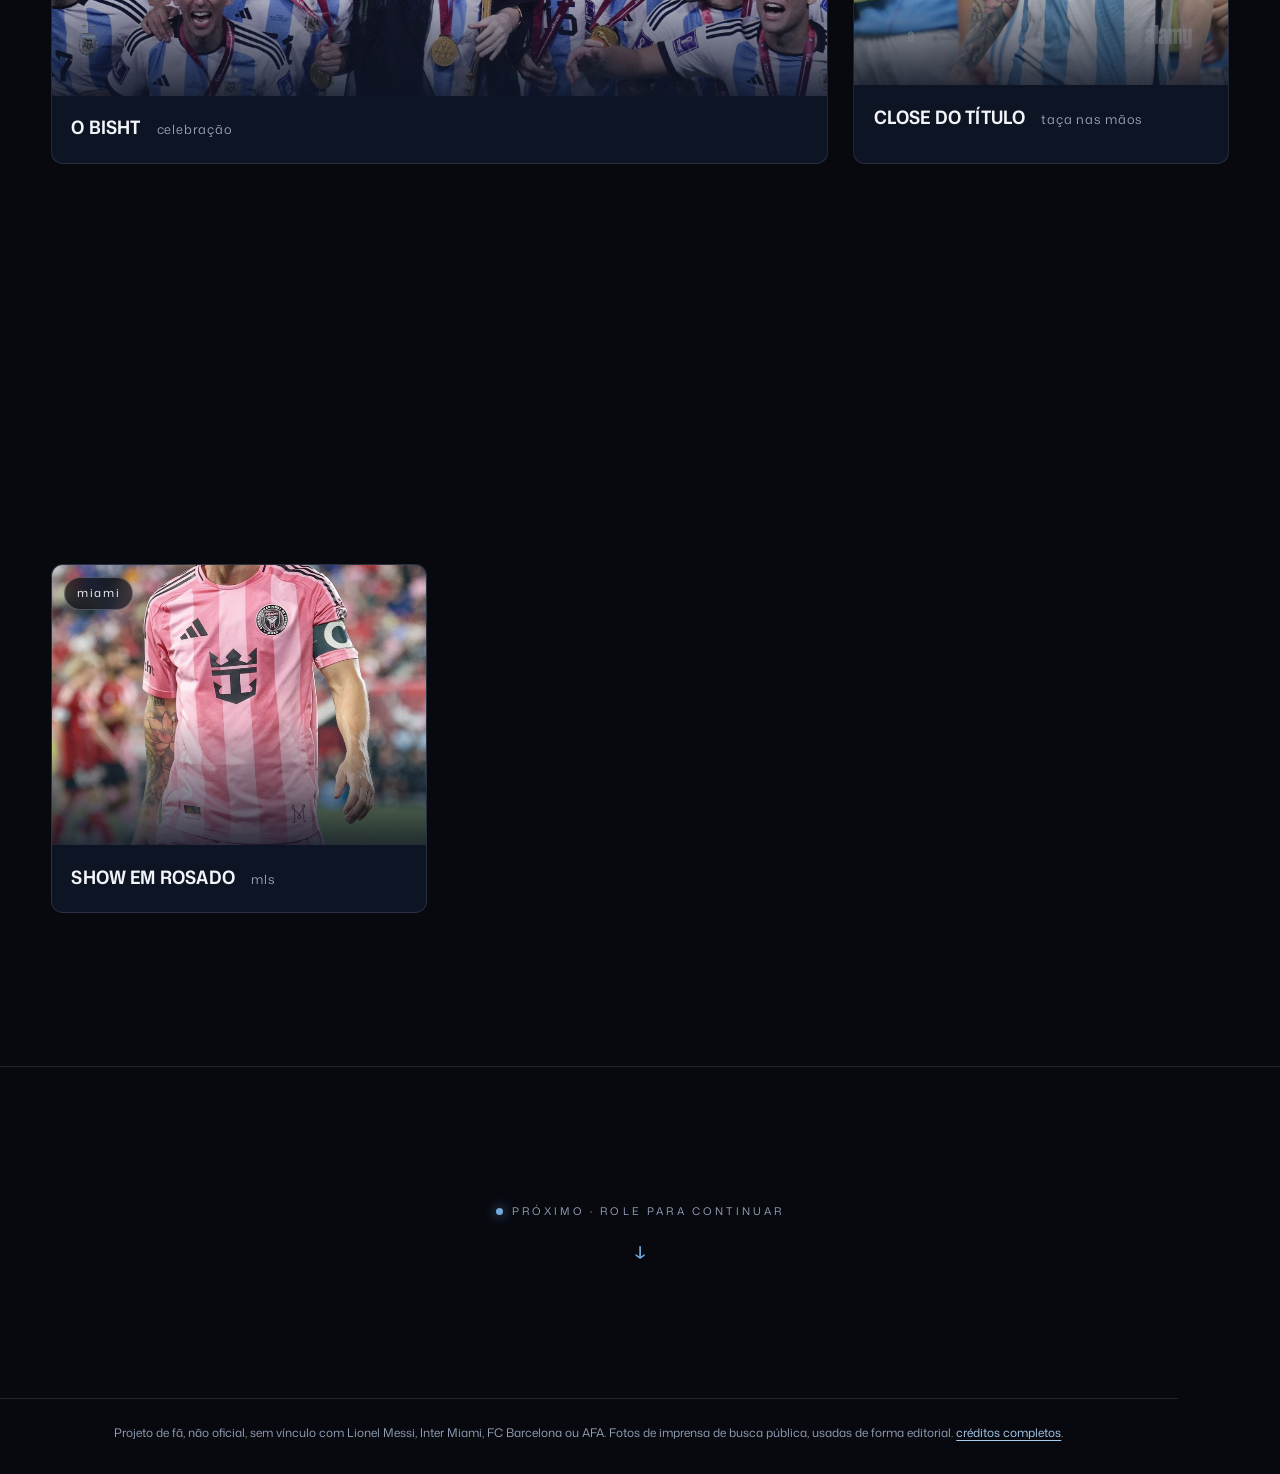
<file: momentos.html>
<!DOCTYPE html>
<html lang="pt-BR" data-page="momentos">
<head>
<meta charset="utf-8">
<meta name="viewport" content="width=device-width, initial-scale=1, viewport-fit=cover">
<title>Momentos — Lionel Messi ✦ M10</title>
<meta name="description" content="Galeria de momentos de Lionel Messi: Barcelona, Argentina, Copa do Mundo 2022 e Inter Miami. Projeto de fã, não oficial.">
<meta name="theme-color" content="#07090F">
<link rel="icon" href="data:image/svg+xml,%3Csvg xmlns='http://www.w3.org/2000/svg' viewBox='0 0 64 64'%3E%3Ccircle cx='32' cy='32' r='30' fill='%2307090F'/%3E%3Ctext x='32' y='42' font-family='Arial Black,Arial' font-size='26' font-weight='900' fill='%2375AADB' text-anchor='middle'%3E10%3C/text%3E%3C/svg%3E">
<link rel="preconnect" href="https://fonts.googleapis.com">
<link rel="preconnect" href="https://fonts.gstatic.com" crossorigin>
<link href="https://fonts.googleapis.com/css2?family=Mona+Sans:ital,wdth,wght@0,75..125,200..800;1,75..125,200..800&family=Playfair+Display:ital,wght@1,400;1,500;1,600&display=swap" rel="stylesheet">
<link rel="stylesheet" href="assets/css/site.css">
<script>document.documentElement.classList.add("js");
try{if(sessionStorage.getItem("m-transit")==="1")document.documentElement.classList.add("transit")}catch(e){}
try{var mv=sessionStorage.getItem("m-variant");if(mv)document.documentElement.dataset.variant=mv}catch(e){}</script>
</head>
<body>

<header class="hd">
  <a class="logo" href="index.html">Messi<span class="star">✦</span><b>M10</b></a>
  <nav class="nav" aria-label="Principal">
    <a href="index.html">Início</a>
    <a href="carreira.html">Carreira</a>
    <a href="momentos.html" aria-current="page">Momentos</a>
    <a href="records.html">Números</a>
    <a href="jogo.html">Jogo</a>
  </nav>
  <div class="hd-tools">
    <button class="theme" id="theme" type="button">claro</button>
    <button class="burger" type="button" aria-label="Abrir menu" aria-expanded="false"><i></i></button>
  </div>
</header>

<div class="menu" id="menu">
  <a href="index.html"><small>01</small>Início</a>
  <a href="carreira.html"><small>02</small>Carreira</a>
  <a href="momentos.html" aria-current="page"><small>03</small>Momentos</a>
  <a href="records.html"><small>04</small>Números</a>
  <a href="jogo.html"><small>05</small>Jogo</a>
</div>

<div class="cursor" aria-hidden="true"></div>
<div class="scroll-indicator" aria-hidden="true"><i></i></div>

<main id="top">

  <section class="hero" style="min-height:62svh" aria-label="Momentos — abertura">
    <div class="hero-bg" aria-hidden="true"><img src="assets/img/copa-andar.jpg" alt=""></div>
    <div class="hero-grid" aria-hidden="true"></div>
    <div class="hero-inner">
      <div>
        <p class="eyebrow" data-reveal>03 — a galeria</p>
        <div class="hero-title" aria-hidden="true">
          <span data-split style="display:block">Momentos</span>
          <span class="row2"><span data-split>que ficaram</span></span>
        </div>
        <p class="lede" data-reveal style="--d:.25s">Doze quadros de uma carreira impossível. Clique em qualquer foto para ampliar; use as setas para navegar.</p>
      </div>
    </div>
  </section>

  <section class="wrap" style="padding-block:clamp(4rem,10vh,8rem)" aria-label="Galeria de momentos">
    <div class="mo-grid">

      <button class="mo" type="button" data-full="assets/img/barca-v.jpg" data-cap="Anos de Barcelona: o clube que formou Messi desde os 13 anos." data-reveal style="--d:0s">
        <span class="shot"><img src="assets/img/barca-v.jpg" alt="Messi em campo com a camisa do Barcelona" loading="lazy"><em>barcelona</em><span class="see">ampliar</span></span>
        <figcaption><span class="t">O começo azul-grená</span><small>barça</small></figcaption>
      </button>

      <button class="mo" type="button" data-full="assets/img/barca-drible.jpg" data-cap="El Clásico: os duelos contra o Real Madrid que definiram uma era do futebol." data-reveal style="--d:.06s">
        <span class="shot"><img src="assets/img/barca-drible.jpg" alt="Messi driblando adversário pelo Barcelona" loading="lazy"><em>el clásico</em><span class="see">ampliar</span></span>
        <figcaption><span class="t">Drible de clássico</span><small>barça × real</small></figcaption>
      </button>

      <button class="mo" type="button" data-full="assets/img/bicicleta.jpg" data-cap="Acrobacia aérea com a camisa da Argentina: o 10 em voo." data-reveal style="--d:.12s">
        <span class="shot"><img src="assets/img/bicicleta.jpg" alt="Messi conclui uma bicicleta com a camisa da Argentina" loading="lazy"><em>argentina</em><span class="see">ampliar</span></span>
        <figcaption><span class="t">De bicicleta</span><small>acrobacia</small></figcaption>
      </button>

      <button class="mo" type="button" data-full="assets/img/portrait.jpg" data-cap="Com a medalha no peito, pela seleção argentina." data-reveal style="--d:0s">
        <span class="shot"><img src="assets/img/portrait.jpg" alt="Messi com a camisa 10 da Argentina e medalha no peito" loading="lazy"><em>argentina</em><span class="see">ampliar</span></span>
        <figcaption><span class="t">Medalha no peito</span><small>seleção</small></figcaption>
      </button>

      <button class="mo" type="button" data-full="assets/img/copa-erguer.jpg" data-cap="Catar, 18 de dezembro de 2022: a taça que faltava, erguida enfim." data-reveal style="--d:.06s">
        <span class="shot"><img src="assets/img/copa-erguer.jpg" alt="Messi ergue a taça da Copa do Mundo de 2022" loading="lazy"><em>2022</em><span class="see">ampliar</span></span>
        <figcaption><span class="t">A taça erguida</span><small>copa do mundo</small></figcaption>
      </button>

      <button class="mo" type="button" data-full="assets/img/copa-andar.jpg" data-cap="A caminhada solitária com a taça, após a final histórica contra a França." data-reveal style="--d:.12s">
        <span class="shot"><img src="assets/img/copa-andar.jpg" alt="Messi caminha pelo gramado com a taça da Copa do Mundo" loading="lazy"><em>2022</em><span class="see">ampliar</span></span>
        <figcaption><span class="t">A caminhada</span><small>final do mundo</small></figcaption>
      </button>

      <button class="mo wide" type="button" data-full="assets/img/copa-bisht.jpg" data-cap="O bisht real, posto pelos anfitriões do Catar, na celebração do título mundial." data-reveal style="--d:0s">
        <span class="shot"><img src="assets/img/copa-bisht.jpg" alt="Elenco argentino celebra o título mundial com Messi de bisht erguendo a taça" loading="lazy"><em>catar 2022</em><span class="see">ampliar</span></span>
        <figcaption><span class="t">O bisht</span><small>celebração</small></figcaption>
      </button>

      <button class="mo" type="button" data-full="assets/img/copa-bisht-v.jpg" data-cap="Em close: a taça do mundo nas mãos do capitão." data-reveal style="--d:.06s">
        <span class="shot"><img src="assets/img/copa-bisht-v.jpg" alt="Messi celebra com a taça da Copa do Mundo, em quadro vertical" loading="lazy"><em>2022</em><span class="see">ampliar</span></span>
        <figcaption><span class="t">Close do título</span><small>taça nas mãos</small></figcaption>
      </button>

      <button class="mo" type="button" data-full="assets/img/copa-time.jpg" data-cap="O elenco campeão do mundo, juntos na celebração." data-reveal style="--d:.12s">
        <span class="shot"><img src="assets/img/copa-time.jpg" alt="Elenco da Argentina celebra o título da Copa do Mundo de 2022" loading="lazy"><em>2022</em><span class="see">ampliar</span></span>
        <figcaption><span class="t">O grupo eterno</span><small>argentina</small></figcaption>
      </button>

      <button class="mo" type="button" data-full="assets/img/copa-grupo.jpg" data-cap="A festa alviceleste: a primeira Copa do Mundo da Argentina desde 1986." data-reveal style="--d:0s">
        <span class="shot"><img src="assets/img/copa-grupo.jpg" alt="Jogadores da Argentina comemoram com a taça da Copa do Mundo" loading="lazy"><em>2022</em><span class="see">ampliar</span></span>
        <figcaption><span class="t">Festa alviceleste</span><small>três estrelas</small></figcaption>
      </button>

      <button class="mo" type="button" data-full="assets/img/miami-retrato.jpg" data-cap="A era rosa: Messi no Inter Miami, desde julho de 2023." data-reveal style="--d:.06s">
        <span class="shot"><img src="assets/img/miami-retrato.jpg" alt="Messi com a camisa rosa do Inter Miami" loading="lazy"><em>miami</em><span class="see">ampliar</span></span>
        <figcaption><span class="t">A era rosa</span><small>inter miami</small></figcaption>
      </button>

      <button class="mo" type="button" data-full="assets/img/miami-acao.jpg" data-cap="Gol e celebração com a camisa rosa do Inter Miami." data-reveal style="--d:.12s">
        <span class="shot"><img src="assets/img/miami-acao.jpg" alt="Messi comemora com a camisa do Inter Miami" loading="lazy"><em>miami</em><span class="see">ampliar</span></span>
        <figcaption><span class="t">Show em rosado</span><small>mls</small></figcaption>
      </button>

    </div>
  </section>

</main>

<!-- ===================== FIM — deixa de scroll + créditos ===================== -->
<footer class="f-min">
  <a class="next-page" href="records.html" aria-label="próximo · role para continuar">
    <small><i class="np-dot" aria-hidden="true"></i>próximo · role para continuar</small>
    <i class="dn" aria-hidden="true">↓</i>
  </a>
  <ul class="credits wrap">
    <li>Projeto de fã, não oficial, sem vínculo com Lionel Messi, Inter Miami, FC Barcelona ou AFA. Fotos de imprensa de busca pública, usadas de forma editorial. <a href="jogo.html">créditos completos</a>.</li>
  </ul>
</footer>

<dialog id="lb" aria-label="Foto ampliada">
  <button class="x" type="button">fechar</button>
  <div class="ph"><img alt=""><p></p></div>
  <div class="nv">
    <button class="x pv" type="button">← anterior</button>
    <span class="lb-count" aria-live="polite">1 / 12</span>
    <button class="x nx" type="button">próxima →</button>
  </div>
</dialog>

<div class="transition-w" aria-hidden="true">
  <div class="tr-curtain"><i></i><i></i></div>
  <div class="transition-rive"><canvas data-rive-primary></canvas></div>
  <div class="tr-word" aria-hidden="true">
    <span class="tw-eyebrow"><i></i>Lionel Messi<i></i></span>
    <b class="tw-m10">M<span class="tw-ten">10</span></b>
    <small class="tr-dest"></small>
  </div>
</div>

<script src="assets/js/lenis.min.js"></script>
<script src="assets/rive/rive.js"></script>
<script src="assets/js/site.js"></script>
</body>
</html>
</file>
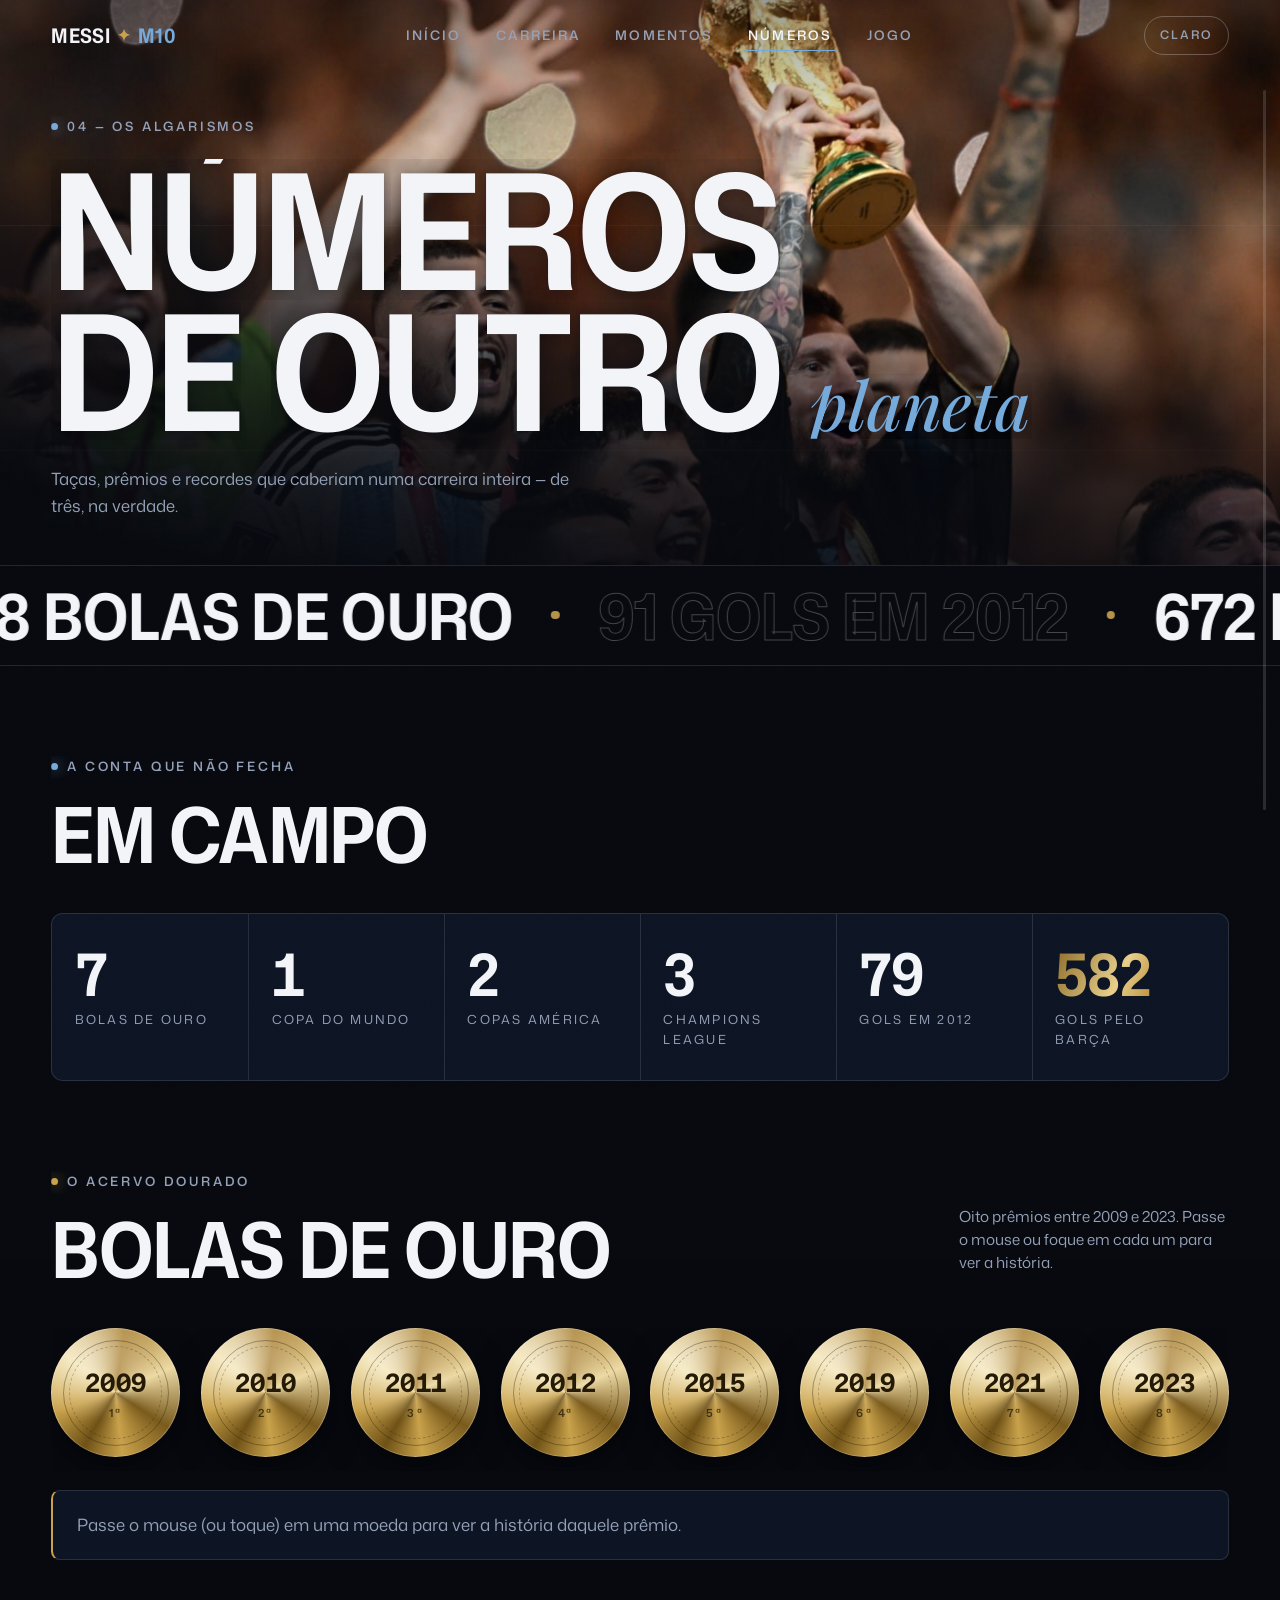
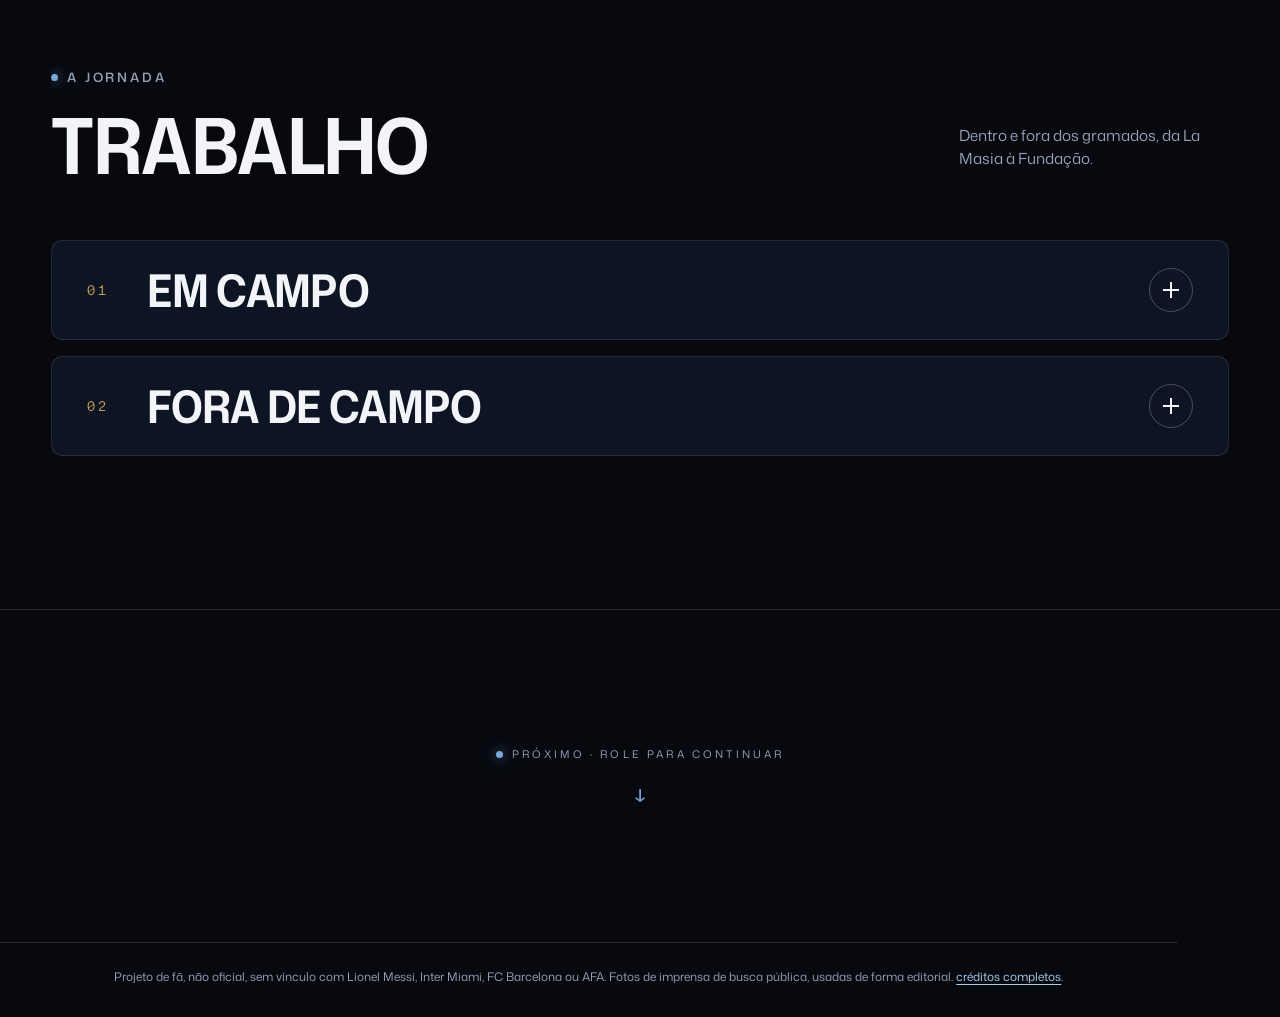
<file: records.html>
<!DOCTYPE html>
<html lang="pt-BR" data-page="records">
<head>
<meta charset="utf-8">
<meta name="viewport" content="width=device-width, initial-scale=1, viewport-fit=cover">
<title>Números — Lionel Messi ✦ M10</title>
<meta name="description" content="Os números de Lionel Messi: 8 Bolas de Ouro, 91 gols em 2012, 672 gols pelo Barcelona, Copa do Mundo 2022. Projeto de fã, não oficial.">
<meta name="theme-color" content="#07090F">
<link rel="icon" href="data:image/svg+xml,%3Csvg xmlns='http://www.w3.org/2000/svg' viewBox='0 0 64 64'%3E%3Ccircle cx='32' cy='32' r='30' fill='%2307090F'/%3E%3Ctext x='32' y='42' font-family='Arial Black,Arial' font-size='26' font-weight='900' fill='%2375AADB' text-anchor='middle'%3E10%3C/text%3E%3C/svg%3E">
<link rel="preconnect" href="https://fonts.googleapis.com">
<link rel="preconnect" href="https://fonts.gstatic.com" crossorigin>
<link href="https://fonts.googleapis.com/css2?family=Mona+Sans:ital,wdth,wght@0,75..125,200..800;1,75..125,200..800&family=Playfair+Display:ital,wght@1,400;1,500;1,600&display=swap" rel="stylesheet">
<link rel="stylesheet" href="assets/css/site.css">
<script>document.documentElement.classList.add("js");
try{if(sessionStorage.getItem("m-transit")==="1")document.documentElement.classList.add("transit")}catch(e){}
try{var mv=sessionStorage.getItem("m-variant");if(mv)document.documentElement.dataset.variant=mv}catch(e){}</script>
</head>
<body>

<header class="hd">
  <a class="logo" href="index.html">Messi<span class="star">✦</span><b>M10</b></a>
  <nav class="nav" aria-label="Principal">
    <a href="index.html">Início</a>
    <a href="carreira.html">Carreira</a>
    <a href="momentos.html">Momentos</a>
    <a href="records.html" aria-current="page">Números</a>
    <a href="jogo.html">Jogo</a>
  </nav>
  <div class="hd-tools">
    <button class="theme" id="theme" type="button">claro</button>
    <button class="burger" type="button" aria-label="Abrir menu" aria-expanded="false"><i></i></button>
  </div>
</header>

<div class="menu" id="menu">
  <a href="index.html"><small>01</small>Início</a>
  <a href="carreira.html"><small>02</small>Carreira</a>
  <a href="momentos.html"><small>03</small>Momentos</a>
  <a href="records.html" aria-current="page"><small>04</small>Números</a>
  <a href="jogo.html"><small>05</small>Jogo</a>
</div>

<div class="cursor" aria-hidden="true"></div>
<div class="scroll-indicator" aria-hidden="true"><i></i></div>

<main id="top">

  <section class="hero" style="min-height:62svh" aria-label="Números — abertura">
    <div class="hero-bg" aria-hidden="true"><img src="assets/img/copa-erguer.jpg" alt=""></div>
    <div class="hero-grid" aria-hidden="true"></div>
    <div class="hero-inner">
      <div>
        <p class="eyebrow" data-reveal>04 — os algarismos</p>
        <div class="hero-title" aria-hidden="true">
          <span data-split style="display:block">Números</span>
          <span class="row2"><span data-split>de outro</span><span class="serif-i" data-reveal style="--d:.4s">planeta</span></span>
        </div>
        <p class="lede" data-reveal style="--d:.25s">Taças, prêmios e recordes que caberiam numa carreira inteira — de três, na verdade.</p>
      </div>
    </div>
  </section>

  <div class="marq" aria-hidden="true">
    <div class="mt">
      <span>8 bolas de ouro</span><i></i><span class="o">91 gols em 2012</span><i></i><span>672 pelo barça</span><i></i><span class="o">campeão do mundo</span><i></i><span>4 champions</span><i></i>
      <span>8 bolas de ouro</span><i></i><span class="o">91 gols em 2012</span><i></i><span>672 pelo barça</span><i></i><span class="o">campeão do mundo</span><i></i><span>4 champions</span><i></i>
    </div>
  </div>

  <section class="wrap" style="padding-block:clamp(4rem,10vh,8rem)" aria-label="Estatísticas">
    <div class="sec-h">
      <div>
        <p class="eyebrow" data-reveal>a conta que não fecha</p>
        <h2 class="display" data-reveal="line">Em campo</h2>
      </div>
      <p class="note" data-reveal style="--d:.12s">Os títulos que definiram a carreira, em contagem.</p>
    </div>
    <div class="stats">
      <div class="stat" style="--d:0s" data-reveal><b data-count="8">0</b><span>bolas de ouro</span></div>
      <div class="stat" style="--d:.06s" data-reveal><b data-count="1">0</b><span>copa do mundo</span></div>
      <div class="stat" style="--d:.12s" data-reveal><b data-count="2">0</b><span>copas américa</span></div>
      <div class="stat" style="--d:.18s" data-reveal><b data-count="4">0</b><span>champions league</span></div>
      <div class="stat" style="--d:.24s" data-reveal><b data-count="91">0</b><span>gols em 2012</span></div>
      <div class="stat gold" style="--d:.3s" data-reveal><b data-count="672">0</b><span>gols pelo barça</span></div>
    </div>
  </section>

  <section class="hof wrap" style="padding-bottom:clamp(4rem,10vh,8rem)" aria-label="Bolas de ouro">
    <div class="sec-h">
      <div>
        <p class="eyebrow gold-dot" data-reveal>o acervo dourado</p>
        <h2 class="display" data-reveal="line">Bolas de Ouro</h2>
      </div>
      <p class="note" data-reveal style="--d:.12s">Oito prêmios entre 2009 e 2023. Passe o mouse ou foque em cada um para ver a história.</p>
    </div>
    <div class="grid" data-reveal>
      <div class="coin" tabindex="0" role="button" aria-label="Bola de Ouro de 2009" data-info="Primeira. Ano em que o Barcelona ganhou tudo, incluindo a Champions League em Roma."><span class="y">2009</span><span class="n">1ª</span></div>
      <div class="coin" tabindex="0" role="button" aria-label="Bola de Ouro de 2010" data-info="Segunda, e a primeira com o prêmio unificado da FIFA e da France Football."><span class="y">2010</span><span class="n">2ª</span></div>
      <div class="coin" tabindex="0" role="button" aria-label="Bola de Ouro de 2011" data-info="Terceira, com a Champions League vencida em Wembley."><span class="y">2011</span><span class="n">3ª</span></div>
      <div class="coin" tabindex="0" role="button" aria-label="Bola de Ouro de 2012" data-info="Quarta, no ano em que marcou 91 gols em 12 meses."><span class="y">2012</span><span class="n">4ª</span></div>
      <div class="coin" tabindex="0" role="button" aria-label="Bola de Ouro de 2015" data-info="Quinta, na temporada do título triplo do Barcelona."><span class="y">2015</span><span class="n">5ª</span></div>
      <div class="coin" tabindex="0" role="button" aria-label="Bola de Ouro de 2019" data-info="Sexta, o que o colocou à frente de Cristiano Ronaldo, com cinco."><span class="y">2019</span><span class="n">6ª</span></div>
      <div class="coin" tabindex="0" role="button" aria-label="Bola de Ouro de 2021" data-info="Sétima, logo depois da Copa América vencida no Maracanã."><span class="y">2021</span><span class="n">7ª</span></div>
      <div class="coin" tabindex="0" role="button" aria-label="Bola de Ouro de 2023" data-info="Oitava, um recorde, depois da Copa do Mundo de 2022."><span class="y">2023</span><span class="n">8ª</span></div>
    </div>
    <p class="info" id="info" aria-live="polite">Passe o mouse (ou toque) em uma moeda para ver a história daquele prêmio.</p>
  </section>

  <section class="tracks wrap" style="padding-bottom:clamp(4rem,10vh,8rem)" aria-label="Dentro e fora de campo">
    <div class="sec-h">
      <div>
        <p class="eyebrow" data-reveal>a jornada</p>
        <h2 class="display" data-reveal="line">Trabalho</h2>
      </div>
      <p class="note" data-reveal style="--d:.12s">Dentro e fora dos gramados, da La Masia à Fundação.</p>
    </div>
    <details class="track" data-reveal>
      <summary><span class="num">01</span><h2>Em campo</h2><i aria-hidden="true"></i></summary>
      <div class="bd">
        <ul class="tags"><li>Barcelona 2004–21</li><li>PSG 2021–23</li><li>Inter Miami 2023–</li><li>Argentina 2005–</li></ul>
        <p>Barcelona de 2004 a 2021, PSG até 2023 e Inter Miami desde então. Pela Argentina: <b>Copa América</b> em 2021 e 2024, <b>Finalíssima</b> em 2022 e a <b>Copa do Mundo</b>. Em 2012, marcou <b>91 gols</b> num único ano, um recorde.</p>
      </div>
    </details>
    <details class="track" data-reveal>
      <summary><span class="num">02</span><h2>Fora de campo</h2><i aria-hidden="true"></i></summary>
      <div class="bd">
        <p>A <b>Fundação Leo Messi</b>, criada em 2007, apoia a saúde e a educação de crianças. Casado com Antonela Roccuzzo e pai de três filhos, mora em Miami.</p>
      </div>
    </details>
  </section>

</main>

<!-- ===================== FIM — deixa de scroll + créditos ===================== -->
<footer class="f-min">
  <a class="next-page" href="jogo.html" aria-label="próximo · role para continuar">
    <small><i class="np-dot" aria-hidden="true"></i>próximo · role para continuar</small>
    <i class="dn" aria-hidden="true">↓</i>
  </a>
  <ul class="credits wrap">
    <li>Projeto de fã, não oficial, sem vínculo com Lionel Messi, Inter Miami, FC Barcelona ou AFA. Fotos de imprensa de busca pública, usadas de forma editorial. <a href="jogo.html">créditos completos</a>.</li>
  </ul>
</footer>

<div class="transition-w" aria-hidden="true">
  <div class="tr-curtain"><i></i><i></i></div>
  <div class="transition-rive"><canvas data-rive-primary></canvas></div>
  <div class="tr-word" aria-hidden="true">
    <span class="tw-eyebrow"><i></i>Lionel Messi<i></i></span>
    <b class="tw-m10">M<span class="tw-ten">10</span></b>
    <small class="tr-dest"></small>
  </div>
</div>

<script src="assets/js/lenis.min.js"></script>
<script src="assets/rive/rive.js"></script>
<script src="assets/js/site.js"></script>
</body>
</html>
</file>
<file: assets/css/site.css>
/* ============================================================
   MESSI ✦ M10 — design system
   Luxo · paleta azul argentino + ouro champagne
   DNA Lando: Mona Sans caps, grain, hairlines, ease .65,.05,0,1
   ============================================================ */
@property --r{syntax:"<length>";inherits:true;initial-value:1px}

:root{
  --bg:#07090F; --bg2:#0B101C; --panel:#0D1424; --panel2:#111A2E;
  --ink:#F2F4F8; --mute:#93A0B6;
  --acc:#75AADB; --acc-soft:#A9CDEE; --acc-deep:#3D6E9E;
  --gold:#C9A24B; --gold-hi:#ECD9A4;
  --goldg:linear-gradient(115deg,#8A6A26,#E8CF8B 45%,#B88F3A 70%,#F1DFA6);
  --line:rgba(242,244,248,.12); --line2:rgba(242,244,248,.26);
  --hair:linear-gradient(90deg,transparent,rgba(117,170,219,.55),transparent);
  --ease:cubic-bezier(.65,.05,0,1); --ease2:cubic-bezier(.22,1,.36,1);
  --dur:.75s;
  --display:"Mona Sans","Arial Narrow",Impact,sans-serif;
  --body:"Mona Sans",system-ui,-apple-system,"Segoe UI",sans-serif;
  --serif:"Playfair Display",Georgia,"Times New Roman",serif;
  --r1:.54rem; --r2:.74rem; --r3:1.1rem;
  color-scheme:dark;
}
html[data-theme="light"]{
  --bg:#F2F1EA; --bg2:#EAE9E0; --panel:#FFFFFF; --panel2:#F7F6EF;
  --ink:#0A0E18; --mute:#5A6478;
  --acc:#2E6EA6; --acc-soft:#1E4E7C; --acc-deep:#75AADB;
  --gold:#8A6A26; --gold-hi:#8A6A26;
  --line:rgba(10,14,24,.14); --line2:rgba(10,14,24,.3);
  --hair:linear-gradient(90deg,transparent,rgba(46,110,166,.5),transparent);
  color-scheme:light;
}

*,*::before,*::after{box-sizing:border-box}
html{scroll-behavior:auto}
html.lenis,html.lenis body{height:auto}
.lenis.lenis-smooth{scroll-behavior:auto!important}
.lenis.lenis-stopped{overflow:hidden}
body{
  margin:0; background:var(--bg); color:var(--ink);
  font-family:var(--body); font-size:1.06rem; line-height:1.6;
  -webkit-font-smoothing:antialiased; text-rendering:optimizeLegibility;
  overflow-x:clip; min-height:100vh;
  transition:background-color .5s var(--ease2), color .5s var(--ease2);
}
img{max-width:100%; display:block}
a{color:inherit; text-decoration:none}
button{font:inherit; color:inherit; background:none; border:0; cursor:pointer}
::selection{background:var(--acc); color:#07090F}
:focus-visible{outline:2px solid var(--acc); outline-offset:3px; border-radius:4px}
.screen-reader{position:absolute; width:1px; height:1px; overflow:hidden; clip:rect(0 0 0 0); white-space:nowrap}

/* ---------- grain + vinheta (luxo) ---------- */
body::after{
  content:""; position:fixed; inset:-40%; z-index:9980; pointer-events:none;
  background-image:url("data:image/svg+xml,%3Csvg xmlns='http://www.w3.org/2000/svg' width='240' height='240'%3E%3Cfilter id='n'%3E%3CfeTurbulence type='fractalNoise' baseFrequency='.82' numOctaves='2' stitchTiles='stitch'/%3E%3C/filter%3E%3Crect width='100%25' height='100%25' filter='url(%23n)' opacity='.5'/%3E%3C/svg%3E");
  opacity:.055; mix-blend-mode:overlay; animation:grain 7s steps(8) infinite;
}
@keyframes grain{
  0%,100%{transform:translate(0,0)} 12.5%{transform:translate(-3%,2%)} 25%{transform:translate(2%,-3%)}
  37.5%{transform:translate(-2%,-2%)} 50%{transform:translate(3%,3%)} 62.5%{transform:translate(-3%,1%)}
  75%{transform:translate(2%,2%)} 87.5%{transform:translate(-1%,-3%)}
}
@media (prefers-reduced-motion:reduce){ body::after{animation:none} }

/* ---------- layout ---------- */
.wrap{width:min(1500px,92vw); margin-inline:auto}
main{position:relative; z-index:1; padding-bottom:clamp(2.5rem,7vh,5rem)}
section{position:relative}

/* ---------- tipografia ---------- */
.eyebrow{
  display:flex; align-items:center; gap:.7em; margin:0 0 1.4rem;
  font-size:.8rem; font-weight:560; letter-spacing:.22em; text-transform:uppercase; color:var(--mute);
}
.eyebrow::before{content:""; width:.55em; height:.55em; border-radius:50%; background:var(--acc); box-shadow:0 0 14px rgba(117,170,219,.8)}
.eyebrow.gold-dot::before{background:var(--gold); box-shadow:0 0 14px rgba(201,162,75,.8)}
h1,h2,h3{margin:0}
.display{
  font-family:var(--display); font-weight:660; font-stretch:93%;
  text-transform:uppercase; line-height:.9; letter-spacing:-.02em;
}
.serif-i{font-family:var(--serif); font-style:italic; font-weight:480; text-transform:none; letter-spacing:0}
.sec-h{
  display:flex; align-items:flex-end; justify-content:space-between; gap:2rem;
  margin-bottom:clamp(2.4rem,5vh,4rem);
}
.sec-h h2{font-size:clamp(2.7rem,6vw,5.4rem)}
.sec-h .note{max-width:270px; margin:0 0 .6rem; color:var(--mute); font-size:.95rem; line-height:1.5}
.sec-h .idx{color:var(--gold); font-variant-numeric:tabular-nums}

/* ---------- header ---------- */
.hd{
  position:fixed; top:0; left:0; right:0; z-index:900;
  display:flex; align-items:center; justify-content:space-between; gap:1rem;
  padding:1rem min(4vw,3.4rem);
  transition:transform .5s var(--ease), background-color .4s, border-color .4s;
  border-bottom:1px solid transparent;
}
.hd.hide{transform:translateY(-110%)}
.hd.solid{background:color-mix(in srgb, var(--bg) 78%, transparent); backdrop-filter:blur(14px); -webkit-backdrop-filter:blur(14px); border-color:var(--line)}
.logo{display:flex; align-items:baseline; gap:.45rem; font-family:var(--display); font-weight:660; font-stretch:93%; text-transform:uppercase; letter-spacing:.02em; font-size:1.25rem}
.logo b{font-weight:660; color:var(--acc)}
.logo .star{color:var(--gold); font-size:.8em; transform:translateY(-2px)}
.nav{display:flex; gap:.4rem}
.nav a{
  position:relative; padding:.55rem .9rem; font-size:.82rem; font-weight:560;
  letter-spacing:.16em; text-transform:uppercase; color:var(--mute); border-radius:99px;
  transition:color .3s, background-color .3s;
}
.nav a::after{
  content:""; position:absolute; left:50%; bottom:.28em; width:0; height:1px; background:var(--acc);
  transition:width .35s var(--ease), left .35s var(--ease);
}
.nav a:hover{color:var(--ink)}
.nav a:hover::after,.nav a[aria-current="page"]::after{width:calc(100% - 1.8em); left:.9em}
.nav a[aria-current="page"]{color:var(--ink)}
.hd-tools{display:flex; align-items:center; gap:.6rem}
.theme,.burger{
  padding:.55rem .95rem; border:1px solid var(--line2); border-radius:99px;
  font-size:.74rem; font-weight:560; letter-spacing:.16em; text-transform:uppercase; color:var(--mute);
  transition:color .3s, border-color .3s, background-color .3s, transform .3s var(--ease);
}
.theme:hover,.burger:hover{color:var(--ink); border-color:var(--ink)}
.theme:active,.burger:active{transform:scale(.94)}
.burger{display:none; width:44px; height:38px; padding:0; position:relative}
.burger i,.burger i::before,.burger i::after{
  content:""; position:absolute; left:12px; width:20px; height:2px; background:var(--ink); transition:transform .35s var(--ease), top .35s var(--ease);
}
.burger i{top:18px}
.burger i::before{left:0; top:-6px}
.burger i::after{left:0; top:6px}
.burger.on i{background:transparent}
.burger.on i::before{top:0; transform:rotate(45deg)}
.burger.on i::after{top:0; transform:rotate(-45deg)}

/* menu mobile (overlay, estilo nav-menu-bg do Lando) */
.menu{
  position:fixed; inset:0; z-index:850; background:var(--bg2);
  display:flex; flex-direction:column; justify-content:center; padding:0 8vw;
  clip-path:inset(0 0 100% 0); visibility:hidden;
  transition:clip-path .7s var(--ease), visibility 0s .7s;
}
.menu.on{clip-path:inset(0 0 0% 0); visibility:visible; transition:clip-path .7s var(--ease)}
.menu a{
  display:flex; align-items:baseline; gap:1rem; padding:1rem 0; border-bottom:1px solid var(--line);
  font-family:var(--display); font-weight:660; font-stretch:93%; text-transform:uppercase;
  font-size:clamp(2rem,9vw,3.4rem); line-height:1; letter-spacing:-.02em;
  transform:translateY(40px); opacity:0; transition:transform .6s var(--ease), opacity .6s;
}
.menu.on a{transform:none; opacity:1}
.menu.on a:nth-child(2){transition-delay:.06s}.menu.on a:nth-child(3){transition-delay:.12s}
.menu.on a:nth-child(4){transition-delay:.18s}.menu.on a:nth-child(5){transition-delay:.24s}
.menu a small{font-family:var(--body); font-size:.8rem; letter-spacing:.2em; color:var(--gold)}
.menu a[aria-current="page"]{color:var(--acc)}

/* ---------- indicador de progresso (scroll-indicator do Lando) ---------- */
.scroll-indicator{
  position:fixed; right:14px; top:10vh; height:80vh; width:3px; z-index:800;
  border-radius:99px; background:color-mix(in srgb, var(--ink) 14%, transparent);
  mix-blend-mode:normal; pointer-events:none;
}
.scroll-indicator i{
  position:absolute; top:0; left:0; width:100%; height:0%;
  border-radius:inherit; background:linear-gradient(180deg,var(--acc),var(--gold));
  box-shadow:0 0 12px rgba(117,170,219,.55);
}
@media (max-width:900px){ .scroll-indicator{display:none} }

/* ---------- cursor ---------- */
.cursor{
  position:fixed; z-index:9700; top:0; left:0; width:14px; height:14px; border-radius:50%;
  background:var(--acc); pointer-events:none; opacity:0;
  transform:translate(-50%,-50%); mix-blend-mode:normal;
  transition:width .25s, height .25s, opacity .3s, background-color .25s;
}
.cursor.big{width:56px; height:56px; background:color-mix(in srgb, var(--acc) 24%, transparent); border:1px solid var(--acc)}
@media (hover:none){ .cursor{display:none} }

/* ---------- hero home ---------- */
.hero{
  min-height:100svh; display:flex; flex-direction:column; justify-content:flex-end;
  padding:calc(5rem + 4vh) min(4vw,3.4rem) 0; overflow:clip; isolation:isolate;
}
.hero-bg{position:absolute; inset:0; z-index:-2; overflow:hidden}
.hero-bg img{
  width:100%; height:112%; object-fit:cover; object-position:center 28%;
  filter:saturate(.92) contrast(1.04);
  will-change:transform;
}
.hero-bg::after{
  content:""; position:absolute; inset:0;
  background:
    linear-gradient(180deg, color-mix(in srgb,var(--bg) 42%, transparent) 0%, transparent 30%),
    linear-gradient(12deg, var(--bg) 6%, color-mix(in srgb,var(--bg) 72%, transparent) 30%, transparent 62%),
    radial-gradient(120% 90% at 78% 10%, transparent 40%, color-mix(in srgb,var(--bg) 55%, transparent) 100%);
}
.hero-grid{position:absolute; inset:0; z-index:-1; opacity:.5;
  background-image:linear-gradient(var(--line) 1px, transparent 1px);
  background-size:100% 25vh; mask-image:linear-gradient(180deg,transparent,#000 55%,transparent 90%);
}
.hero-inner{
  width:min(1500px,100%); margin-inline:auto;
  display:grid; grid-template-columns:1fr auto; align-items:end; gap:3rem;
  padding-bottom:clamp(2rem,5vh,3.6rem);
}
.hero-title{
  font-family:var(--display); font-weight:660; font-stretch:93%;
  text-transform:uppercase; line-height:.88; letter-spacing:-.02em;
  font-size:clamp(4.2rem,12.5vw,11.5rem); margin:.4rem 0 0;
  text-shadow:0 4px 44px rgba(7,9,15,.5), 0 1px 14px rgba(7,9,15,.32);
}
.hero-title > span[data-split]{display:block}
.hero-title .row2{display:flex; align-items:baseline; gap:.18em}
.hero-title .row2 [data-split]{display:inline-block}
.hero-title .serif-i{font-size:.42em; color:var(--acc); text-transform:none; letter-spacing:0; font-weight:480; transform:translateY(-.06em)}
.hero .lede{max-width:520px; color:var(--mute); font-size:1.05rem; margin:1.6rem 0 0}
.hero-meta{
  display:flex; flex-wrap:wrap; gap:.6rem 2.4rem; margin-top:2.2rem;
  font-size:.78rem; letter-spacing:.18em; text-transform:uppercase; color:var(--mute);
}
.hero-meta span{display:flex; align-items:center; gap:.6em}
.hero-meta i{width:22px; height:1px; background:var(--gold); display:inline-block}
.hero-card{
  position:relative; width:min(340px,78vw); border-radius:var(--r2); overflow:hidden;
  border:1px solid var(--line2); background:var(--panel); aspect-ratio:3/4;
  transform:rotate(2.2deg); box-shadow:0 30px 80px rgba(0,0,0,.5);
  animation:floaty 7s ease-in-out infinite;
}
@keyframes floaty{0%,100%{translate:0 0}50%{translate:0 -9px}}
@media (prefers-reduced-motion:reduce){ .hero-card{animation:none} }
.hero-card img{position:absolute; inset:0; width:100%; height:100%; object-fit:cover; opacity:0; transform:scale(1.06); transition:opacity .8s var(--ease2), transform 1.4s var(--ease2)}
.hero-card img.on{opacity:1; transform:scale(1)}
.hero-card .tag{
  position:absolute; left:12px; bottom:12px; z-index:2; padding:.45rem .8rem; border-radius:99px;
  background:color-mix(in srgb,var(--bg) 72%, transparent); border:1px solid var(--line2);
  backdrop-filter:blur(8px); font-size:.68rem; letter-spacing:.16em; text-transform:uppercase; color:var(--ink);
}
.scroll-cue{
  position:absolute; left:50%; bottom:1.6rem; transform:translateX(-50%);
  display:flex; flex-direction:column; align-items:center; gap:.6rem;
  font-size:.68rem; letter-spacing:.24em; text-transform:uppercase; color:var(--mute);
}
.scroll-cue i{width:1px; height:44px; background:var(--line2); overflow:hidden; position:relative; display:block}
.scroll-cue i::after{content:""; position:absolute; left:0; top:-50%; width:100%; height:50%; background:var(--acc); animation:cue 1.8s var(--ease) infinite}
@keyframes cue{0%{top:-50%}100%{top:110%}}

/* ---------- marquee ---------- */
.marq{border-block:1px solid var(--line); overflow:clip; padding:1.1rem 0; position:relative}
.marq .mt{display:flex; width:max-content; will-change:transform}
.marq span{
  font-family:var(--display); font-weight:660; font-stretch:93%; text-transform:uppercase;
  font-size:clamp(2.2rem,5vw,4.2rem); line-height:1; letter-spacing:-.01em; white-space:nowrap; padding-inline:.6em;
}
.marq i{width:.5em; align-self:center; flex:none; aspect-ratio:1; border-radius:50%; background:var(--gold); opacity:.9}
.marq .o{-webkit-text-stroke:1px var(--line2); color:transparent}

/* ---------- statement ---------- */
.statement{padding:clamp(6rem,14vh,10rem) 0}
.statement p{
  margin:0; max-width:20ch;
  font-family:var(--display); font-weight:640; font-stretch:95%;
  font-size:clamp(2.2rem,5.6vw,4.8rem); line-height:1.04; letter-spacing:-.015em;
}
.statement p b{color:var(--acc); font-weight:660}
.statement p .serif-i{color:var(--gold-hi)}
.statement .cap{display:block; margin-top:2rem; color:var(--mute); font-size:.8rem; letter-spacing:.2em; text-transform:uppercase}

/* ---------- botões ---------- */
.btn-w{
  display:inline-flex; align-items:center; gap:.8em; padding:1rem 1.7rem;
  border:1px solid var(--line2); border-radius:99px;
  font-size:.8rem; font-weight:600; letter-spacing:.18em; text-transform:uppercase;
  transition:background-color .35s var(--ease), color .35s var(--ease), border-color .35s, transform .35s var(--ease);
}
.btn-w:hover{background:var(--ink); color:var(--bg); border-color:var(--ink)}
.btn-w.gold{border-color:color-mix(in srgb,var(--gold) 60%, transparent); color:var(--gold-hi)}
.btn-w.gold:hover{background:var(--gold); color:#14100a; border-color:var(--gold)}
.btn-w:active{transform:scale(.96)}
.btn-w .arw{transition:transform .35s var(--ease)}
.btn-w:hover .arw{transform:translateX(4px)}

/* linhas-índice gigantes (links entre páginas) */
.rows{border-top:1px solid var(--line)}
.row-l{
  display:flex; align-items:center; justify-content:space-between; gap:2rem;
  padding:clamp(1.6rem,3.6vh,2.6rem) 0; border-bottom:1px solid var(--line);
  position:relative; overflow:clip;
}
.row-l .tt{display:flex; align-items:baseline; gap:1.4rem}
.row-l .tt small{font-size:.75rem; letter-spacing:.2em; color:var(--gold); text-transform:uppercase}
.row-l h3{
  font-family:var(--display); font-weight:660; font-stretch:93%; text-transform:uppercase;
  font-size:clamp(2rem,6vw,4.6rem); line-height:.95; letter-spacing:-.02em;
  transition:transform .55s var(--ease), color .35s;
}
.row-l .arw{font-family:var(--display); font-size:clamp(1.6rem,4vw,3rem); color:var(--mute); transition:transform .55s var(--ease), color .35s}
.row-l::before{
  content:""; position:absolute; inset:0; z-index:-1; background:var(--panel2);
  transform:translateY(101%); transition:transform .55s var(--ease);
}
.row-l:hover::before{transform:translateY(0)}
.row-l:hover h3{transform:translateX(14px); color:var(--acc)}
.row-l:hover .arw{transform:translateX(-8px) rotate(-45deg); color:var(--acc)}

/* ---------- bandas full-bleed com parallax ---------- */
.band{position:relative; min-height:86svh; display:flex; align-items:flex-end; overflow:clip; isolation:isolate}
.band img{position:absolute; inset:0; z-index:-2; width:100%; height:120%; object-fit:cover; will-change:transform}
.band::after{content:""; position:absolute; inset:0; z-index:-1;
  background:linear-gradient(180deg, color-mix(in srgb,var(--bg) 30%,transparent), transparent 35% 60%, color-mix(in srgb,var(--bg) 88%,transparent))}
.band .wrap{padding-bottom:clamp(2.4rem,6vh,4rem); width:min(1500px,92vw)}
.band .big{
  font-family:var(--display); font-weight:660; font-stretch:93%; text-transform:uppercase;
  font-size:clamp(3rem,9vw,8.4rem); line-height:.92; letter-spacing:-.02em; margin:0;
}
.band .big .serif-i{color:var(--acc)}
.band .kicker{display:flex; gap:.6em; align-items:center; color:var(--gold-hi); font-size:.8rem; letter-spacing:.22em; text-transform:uppercase; margin-bottom:1.2rem}
.band .kicker::before{content:""; width:.5em; height:.5em; border-radius:50%; background:var(--gold)}

/* ---------- cards de momentos ---------- */
.mo-grid{display:grid; grid-template-columns:repeat(3,1fr); gap:clamp(1rem,2vw,1.6rem)}
.mo{
  position:relative; border-radius:var(--r2); overflow:hidden; background:var(--panel);
  border:1px solid var(--line); text-align:left; padding:0; display:flex; flex-direction:column;
  transition:transform .6s var(--ease), border-color .4s, box-shadow .6s;
}
.mo:hover{transform:translateY(-8px); border-color:var(--line2); box-shadow:0 30px 70px rgba(0,0,0,.45)}
.mo .shot{position:relative; aspect-ratio:4/3; overflow:hidden; display:block}
.mo .shot img{width:100%; height:100%; object-fit:cover; transition:transform 1.1s var(--ease2), filter .6s; filter:saturate(.9)}
.mo:hover .shot img{transform:scale(1.06); filter:saturate(1.05)}
.mo .shot::after{content:""; position:absolute; inset:0; background:linear-gradient(180deg,transparent 55%,color-mix(in srgb,var(--panel) 85%,transparent))}
.mo em{
  position:absolute; top:12px; left:12px; z-index:2; font-style:normal;
  font-variant-numeric:tabular-nums; padding:.4rem .75rem; border-radius:99px;
  background:color-mix(in srgb,var(--bg) 66%, transparent); border:1px solid var(--line2);
  backdrop-filter:blur(6px); font-size:.72rem; letter-spacing:.14em; color:var(--ink);
}
.mo .see{
  position:absolute; right:12px; top:12px; z-index:2; padding:.4rem .75rem; border-radius:99px;
  background:var(--acc); color:#07090F; font-size:.68rem; font-weight:600; letter-spacing:.14em; text-transform:uppercase;
  opacity:0; transform:translateY(-6px); transition:opacity .35s, transform .35s var(--ease);
}
.mo:hover .see{opacity:1; transform:none}
.mo figcaption{display:flex; align-items:baseline; justify-content:space-between; gap:1rem; padding:1.1rem 1.2rem 1.25rem}
.mo .t{font-family:var(--display); font-weight:640; font-stretch:94%; text-transform:uppercase; font-size:1.15rem; letter-spacing:.01em}
.mo small{color:var(--mute); font-size:.8rem; letter-spacing:.06em; white-space:nowrap}
.mo.wide{grid-column:span 2}
.mo.wide .shot{aspect-ratio:8/3}

/* ---------- stats ---------- */
.stats{display:grid; grid-template-columns:repeat(6,1fr); border:1px solid var(--line); border-radius:var(--r2); overflow:hidden; background:var(--panel)}
.stat{
  padding:clamp(1.6rem,3.4vh,2.6rem) 1.4rem; border-left:1px solid var(--line);
  display:flex; flex-direction:column; gap:.4rem; transition:background-color .4s;
  position:relative;
}
.stat:first-child{border-left:0}
.stat b{
  font-family:var(--display); font-weight:660; font-stretch:93%;
  font-size:clamp(2.6rem,4.6vw,4.4rem); line-height:1; letter-spacing:-.02em;
  font-variant-numeric:tabular-nums; transition:color .35s;
}
.stat span{color:var(--mute); font-size:.78rem; letter-spacing:.18em; text-transform:uppercase}
.stat::after{content:""; position:absolute; left:0; bottom:0; width:100%; height:2px; background:var(--acc); transform:scaleX(0); transform-origin:left; transition:transform .5s var(--ease)}
.stat:hover{background:var(--panel2)}
.stat:hover b{color:var(--acc)}
.stat:hover::after{transform:scaleX(1)}
.stat.gold b{background:var(--goldg); -webkit-background-clip:text; background-clip:text; color:transparent}
.stat.gold::after{background:var(--gold)}

/* ---------- acordeão ---------- */
.tracks{display:flex; flex-direction:column; gap:1rem}
.track{
  border:1px solid var(--line); border-radius:var(--r2); background:var(--panel); overflow:hidden;
  transition:border-color .4s, background-color .4s;
}
.track[open]{background:var(--panel2); border-color:var(--line2)}
.track summary{
  list-style:none; display:flex; align-items:center; gap:clamp(1rem,3vw,2.4rem);
  padding:clamp(1.4rem,3vh,2rem) clamp(1.2rem,3vw,2.2rem); cursor:pointer;
}
.track summary::-webkit-details-marker{display:none}
.track .num{color:var(--gold); font-variant-numeric:tabular-nums; font-size:.85rem; letter-spacing:.2em}
.track h2{
  flex:1; font-family:var(--display); font-weight:660; font-stretch:93%; text-transform:uppercase;
  font-size:clamp(1.5rem,3.6vw,2.8rem); line-height:.95; letter-spacing:-.015em;
}
.track i{
  width:44px; height:44px; flex:none; border:1px solid var(--line2); border-radius:50%;
  position:relative; transition:transform .5s var(--ease), background-color .4s;
}
.track i::before,.track i::after{content:""; position:absolute; top:50%; left:50%; width:16px; height:2px; background:var(--ink); translate:-50% -50%; transition:rotate .5s var(--ease)}
.track i::after{rotate:90deg}
.track[open] i{transform:rotate(135deg); background:var(--acc); border-color:var(--acc)}
.track[open] i::before,.track[open] i::after{background:#07090F}
.track .bd{padding:0 clamp(1.2rem,3vw,2.2rem) clamp(1.6rem,3.4vh,2.4rem); max-width:900px; color:var(--mute)}
.track .bd p{margin:0 0 1rem}
.track .bd b{color:var(--ink)}
.tags{display:flex; flex-wrap:wrap; gap:.5rem; list-style:none; margin:0 0 1.2rem; padding:0}
.tags li{
  padding:.42rem .85rem; border:1px solid var(--line2); border-radius:99px;
  font-size:.74rem; letter-spacing:.14em; text-transform:uppercase; color:var(--acc-soft);
}

/* ---------- bolas de ouro ---------- */
.hof .grid{display:grid; grid-template-columns:repeat(8,1fr); gap:clamp(.8rem,1.6vw,1.4rem)}
.coin{
  position:relative; aspect-ratio:1; border-radius:50%; cursor:pointer; outline-offset:6px;
  background:
    radial-gradient(120% 120% at 30% 22%, rgba(255,255,255,.5), transparent 42%),
    conic-gradient(from 210deg, #6E5116, #C9A24B 12%, #F1DFA6 27%, #A87F2F 44%, #ECD9A4 60%, #7A5B1D 76%, #C9A24B 90%, #6E5116);
  display:flex; flex-direction:column; align-items:center; justify-content:center; gap:.1em;
  color:#241A05; box-shadow:0 14px 34px rgba(0,0,0,.42), inset 0 0 0 1px rgba(255,255,255,.25);
  transition:transform .55s var(--ease), box-shadow .55s;
  will-change:transform;
}
.coin::before{content:""; position:absolute; inset:9%; border-radius:50%; border:1px solid rgba(36,26,5,.35)}
.coin::after{content:""; position:absolute; inset:14%; border-radius:50%; border:1px dashed rgba(36,26,5,.25)}
.coin .y{font-family:var(--display); font-weight:700; font-size:clamp(1.15rem,2vw,1.8rem); letter-spacing:.02em; font-variant-numeric:tabular-nums}
.coin .n{font-size:.7rem; font-weight:600; letter-spacing:.2em; text-transform:uppercase; opacity:.75}
.coin:hover,.coin:focus-visible{transform:translateY(-10px) rotate(-4deg); box-shadow:0 26px 60px rgba(201,162,75,.25), inset 0 0 0 1px rgba(255,255,255,.35)}
.coin.picked{transform:translateY(-6px) scale(1.04)}
.info{
  margin-top:2rem; padding:1.3rem 1.5rem; border:1px solid var(--line); border-left:2px solid var(--gold);
  border-radius:var(--r1); background:var(--panel); color:var(--mute); min-height:3.6em;
}
.info b{color:var(--gold-hi)}

/* ---------- timeline (carreira) ---------- */
.tl{position:relative; padding-left:clamp(2.6rem,6vw,5rem)}
.tl::before{content:""; position:absolute; left:8px; top:0; bottom:0; width:1px; background:var(--line)}
.tl .rail{position:absolute; left:8px; top:0; width:1px; height:0; background:linear-gradient(180deg,var(--acc),var(--gold)); box-shadow:0 0 12px rgba(117,170,219,.5)}
.tl-item{position:relative; padding:clamp(2.2rem,6vh,4rem) 0; border-bottom:1px solid var(--line)}
.tl-item::before{
  content:""; position:absolute; left:calc(-1 * clamp(2.6rem,6vw,5rem) + 4px); top:clamp(2.8rem,7vh,4.6rem);
  width:9px; height:9px; border-radius:50%; background:var(--bg); border:2px solid var(--acc);
  box-shadow:0 0 0 4px color-mix(in srgb,var(--bg) 80%,transparent), 0 0 14px rgba(117,170,219,.6);
}
.tl-item.gold::before{border-color:var(--gold); box-shadow:0 0 0 4px color-mix(in srgb,var(--bg) 80%,transparent), 0 0 16px rgba(201,162,75,.6)}
.tl-year{
  font-family:var(--display); font-weight:660; font-stretch:93%; text-transform:uppercase;
  font-size:clamp(2.8rem,7vw,6rem); line-height:.9; letter-spacing:-.02em; color:var(--ink);
}
.tl-item.gold .tl-year{background:var(--goldg); -webkit-background-clip:text; background-clip:text; color:transparent}
.tl-item h3{font-size:clamp(1.2rem,2.4vw,1.7rem); margin:.6rem 0 .8rem; font-weight:600}
.tl-item h3 .serif-i{color:var(--acc); font-size:1.05em}
.tl-item p{max-width:760px; color:var(--mute); margin:0}
.tl-item p b{color:var(--ink)}
.tl-item figure{margin:2rem 0 0; border-radius:var(--r2); overflow:hidden; border:1px solid var(--line); max-width:860px; position:relative}
.tl-item figure img{width:100%; aspect-ratio:16/9; object-fit:cover; transition:transform 1.2s var(--ease2)}
.tl-item figure:hover img{transform:scale(1.04)}
.tl-item figcaption{padding:.9rem 1.1rem; font-size:.8rem; color:var(--mute); border-top:1px solid var(--line); letter-spacing:.06em}

/* ---------- jogo ---------- */
.play .field{
  position:relative; height:min(74svh,760px); border:1px solid var(--line); border-radius:var(--r2);
  background:
    radial-gradient(140% 110% at 50% -20%, color-mix(in srgb,var(--acc-deep) 26%, transparent), transparent 55%),
    repeating-linear-gradient(90deg, var(--panel) 0 3rem, var(--panel2) 3rem 6rem);
  overflow:hidden; touch-action:manipulation;
}
.play .field::before,.play .field::after{content:""; position:absolute; left:50%; translate:-50%; border:1px solid var(--line2); border-radius:50%}
.play .field::before{width:min(46vh,420px); aspect-ratio:1; top:8%}
.play .field::after{width:min(10vh,90px); aspect-ratio:1; top:calc(8% + min(46vh,420px)/2 - min(5vh,45px)); background:transparent}
.kball{
  position:absolute; left:50%; top:62%; translate:-50% -50%; width:clamp(92px,14vw,132px); aspect-ratio:1; border-radius:50%;
  background:
    radial-gradient(120% 120% at 32% 26%, #FFFFFF, #C7CEDD 58%, #8E98AC);
  box-shadow:0 24px 50px rgba(0,0,0,.5), inset 0 -8px 18px rgba(0,0,0,.22), 0 0 0 1px rgba(255,255,255,.28);
  transition:transform .12s ease-out, box-shadow .2s;
  z-index:2;
}
.kball::before{content:""; position:absolute; inset:26%; border-radius:50%; background:
  radial-gradient(120% 120% at 40% 30%, #2A3140, #10141D 70%);
  clip-path:polygon(50% 0,63% 12%,100% 18%,88% 40%,96% 74%,62% 78%,50% 100%,38% 78%,4% 74%,12% 40%,0 18%,37% 12%)}
.kball:active{transform:scale(.94)}
.kball.fly{transition:transform .55s cubic-bezier(.2,.9,.25,1)}
.score{
  position:absolute; top:14px; left:14px; z-index:3; display:flex; align-items:baseline; gap:.8rem;
  padding:.9rem 1.2rem; border-radius:var(--r1); background:color-mix(in srgb,var(--bg) 72%, transparent);
  border:1px solid var(--line2); backdrop-filter:blur(8px);
}
.score b{font-family:var(--display); font-weight:660; font-size:2.4rem; line-height:1; color:var(--acc); font-variant-numeric:tabular-nums}
.score span{font-size:.72rem; letter-spacing:.18em; text-transform:uppercase; color:var(--mute)}
.score i{font-style:normal; color:var(--gold-hi); font-weight:600}
.fmsg{
  position:absolute; inset:auto 0 18px; text-align:center; z-index:3; margin:0;
  font-size:.78rem; letter-spacing:.2em; text-transform:uppercase; color:var(--mute);
}
.fmsg b{color:var(--acc)}

/* ---------- lightbox ---------- */
dialog#lb{
  border:0; padding:0; background:transparent; max-width:none; max-height:none; width:100%; height:100svh;
  overscroll-behavior:contain;
}
dialog#lb::backdrop{background:color-mix(in srgb,#05070C 86%, transparent); backdrop-filter:blur(10px)}
dialog#lb .ph{position:absolute; inset:0; display:flex; flex-direction:column; align-items:center; justify-content:center; padding:5.4rem min(4vw,3rem) 6.4rem}
dialog#lb img{max-width:min(1200px,92vw); max-height:70svh; border-radius:var(--r2); border:1px solid var(--line2); box-shadow:0 40px 120px rgba(0,0,0,.6)}
dialog#lb p{margin:1.2rem 0 0; max-width:760px; text-align:center; color:var(--mute)}
dialog#lb > .x{
  position:absolute; top:1.2rem; right:1.4rem; z-index:2; padding:.6rem 1.1rem; border:1px solid var(--line2); border-radius:99px;
  font-size:.72rem; letter-spacing:.18em; text-transform:uppercase; color:var(--ink);
  transition:background-color .3s, color .3s;
}
dialog#lb .nv .x{position:static} /* anterior/próxima ficam no fluxo, ao lado do contador */
dialog#lb .x:hover{background:var(--ink); color:var(--bg)}
dialog#lb .nv{position:absolute; bottom:1.6rem; left:50%; translate:-50%; display:flex; align-items:center; gap:.6rem}
.lb-count{
  min-width:5.2em; text-align:center; font-variant-numeric:tabular-nums;
  font-size:.78rem; letter-spacing:.3em; text-indent:.3em; color:var(--mute);
}

/* ---------- footer ---------- */
footer{border-top:1px solid var(--line); background:var(--bg2); position:relative; overflow:clip}
.f-top{padding:clamp(3.4rem,8vh,6rem) 0 2rem; display:grid; grid-template-columns:1.4fr 1fr; gap:3rem}
.f-top h2{font-size:clamp(2.6rem,6.4vw,5.6rem)}
.f-top h2 .serif-i{color:var(--acc)}
.f-cta{display:flex; flex-direction:column; gap:1rem; align-items:flex-start; justify-content:flex-end}
/* rodapé mínimo (páginas intermediárias): só a deixa de scroll + créditos finos.
   O rodapé grande "obrigado pela visita" existe apenas na última página (jogo). */
footer.f-min{border-top:0; background:transparent}
footer.f-min .credits{margin:0; padding:1.2rem 0 1.6rem; font-size:.74rem; text-align:center}
footer.f-min .credits a{color:var(--acc-soft); text-decoration:underline; text-underline-offset:3px}
.credits{margin:3rem 0 0; padding:1.6rem 0 2.6rem; border-top:1px solid var(--line); color:var(--mute); font-size:.8rem; line-height:1.7}
.credits li{margin:.3rem 0; list-style:none}
.credits ul{margin:.6rem 0 0; padding:0}
.credits a{color:var(--acc-soft); text-decoration:underline; text-underline-offset:3px}
/* ---- rolar além do fim → próxima página (mantém a transição) ---- */
/* ---- deixa intuitiva de que dá para rolar para a próxima página ---- */
.next-page{
  display:flex; flex-direction:column; align-items:center; gap:1.2rem;
  padding:clamp(4.6rem,17vh,8.5rem) 1.5rem; border-top:1px solid var(--line);
  text-align:center; position:relative; overflow:clip; width:100%;
}
.next-page::before{
  content:""; position:absolute; inset:0; z-index:0;
  background:radial-gradient(60% 130% at 50% 115%, rgba(117,170,219,.16), transparent 70%);
  opacity:0; transition:opacity .5s var(--ease);
}
.next-page:hover::before{opacity:1}
.next-page small{
  position:relative; z-index:1; display:inline-flex; align-items:center; gap:.85em;
  font-size:.66rem; letter-spacing:.3em; text-transform:uppercase;
  color:var(--mute); transition:color .3s;
}
.np-dot{width:7px; height:7px; border-radius:50%; background:var(--acc); flex:none;
  box-shadow:0 0 12px rgba(117,170,219,.8); animation:npPulse 2.2s ease-in-out infinite}
@keyframes npPulse{0%,100%{opacity:.3; transform:scale(.72)}50%{opacity:1; transform:scale(1.12)}}
.next-page .dn{
  position:relative; z-index:1; font-style:normal; line-height:1;
  font-size:1.45rem; color:var(--acc); transform:translateY(.08em);
  transition:transform .45s var(--ease);
  animation:npBounceY 2.1s var(--ease) infinite;
}
@keyframes npBounceY{0%,100%{transform:translateY(.08em)}55%{transform:translateY(.5em)}}
.next-page:hover .dn{animation:none; transform:translateY(.5em)}
@media (prefers-reduced-motion:reduce){ .next-page .dn,.np-dot{animation:none} }
.next-page:hover small{color:var(--acc)}
/* índice de páginas — existe apenas na última página (jogo) */
.f-index{display:flex; flex-direction:column; margin-top:2.8rem; border-top:1px solid var(--line)}
.f-index a{
  position:relative; overflow:clip; display:flex; align-items:baseline; gap:1.3rem;
  padding:1.05rem .25rem; border-bottom:1px solid var(--line); text-decoration:none;
}
.f-index a::before{
  content:""; position:absolute; inset:0; transform:translateX(-101%);
  background:linear-gradient(90deg, rgba(117,170,219,.13), transparent 62%);
  transition:transform .55s var(--ease);
}
.f-index a:hover::before{transform:translateX(0)}
.f-index a small{font-size:.68rem; letter-spacing:.24em; color:var(--gold); text-transform:uppercase}
.f-index a b{
  font-family:var(--display); font-weight:660; font-stretch:93%; text-transform:uppercase;
  letter-spacing:-.01em; font-size:clamp(1.2rem,3vw,1.85rem); color:var(--ink);
  transition:transform .5s var(--ease), color .3s;
}
.f-index a i{margin-left:auto; font-style:normal; color:var(--mute); transition:transform .5s var(--ease), color .3s}
.f-index a:hover b{transform:translateX(10px); color:var(--acc)}
.f-index a:hover i{transform:translateX(6px); color:var(--acc)}
.f-word{
  display:block; text-align:center; font-family:var(--display); font-weight:660; font-stretch:93%; text-transform:uppercase;
  font-size:clamp(4rem,14.5vw,15rem); line-height:.78; letter-spacing:-.02em; padding-top:2rem;
  color:transparent; -webkit-text-stroke:1px var(--line2); user-select:none;
}
.f-word b{
  -webkit-text-stroke:0;
  background:linear-gradient(105deg,#F1DFA6 10%,#E8CF8B 38%,#C9A24B 62%,#B88F3A 100%);
  -webkit-background-clip:text; background-clip:text; color:transparent;
}
.f-word .star{color:var(--gold); -webkit-text-stroke:0; font-size:.5em; vertical-align:.55em}
.up{
  display:inline-flex; align-items:center; gap:.7em; margin-top:1.6rem;
  font-size:.78rem; letter-spacing:.2em; text-transform:uppercase; color:var(--mute); transition:color .3s;
}
.up:hover{color:var(--ink)}
.up i{width:34px; height:34px; border:1px solid var(--line2); border-radius:50%; display:inline-flex; align-items:center; justify-content:center; transition:transform .4s var(--ease), background-color .3s}
.up:hover i{transform:translateY(-4px); background:var(--ink); color:var(--bg)}

/* ============================================================
   TRANSIÇÃO DE PÁGINA — mecânica real do Lando
   .transition-w + canvas[data-rive-primary] + fallback em painéis
   ============================================================ */
.transition-w{
  position:fixed; inset:0; z-index:9999; width:100vw; height:100lvh;
  display:none; visibility:hidden; pointer-events:none;
  justify-content:center; align-items:flex-end; overflow:hidden;
  background:var(--bg);
}
.transition-w.on{display:flex}
.transition-w.live{visibility:visible; pointer-events:auto}
.transition-rive{position:absolute; inset:0}
.transition-rive canvas{width:100%; height:100%; display:block; filter:hue-rotate(133deg) saturate(.55) brightness(.85)}
/* tinta por variante: recolore a arte para a paleta sem depender do hue original */
.transition-rive::after{content:""; position:absolute; inset:0; pointer-events:none;
  mix-blend-mode:color; opacity:0; transition:opacity .45s var(--ease)}
.tr-curtain{position:absolute; inset:0}
/* v1 · base — VARREDURA DUPLA: duas ondas cheias varrem da esquerda
   (o painel de trás segue o da frente com atraso = efeito cascata) */
.tr-curtain i{
  position:absolute; left:0; top:0; width:100%; height:100%; background:#0D1424;
  transform:translateX(-102%); transition:transform .62s var(--ease);
}
.tr-curtain i:nth-child(2){
  background:linear-gradient(100deg,#0B1220,#07090F 62%);
  border-left:1px solid rgba(117,170,219,.5);
  box-shadow:-20px 0 48px rgba(117,170,219,.14);
  transition-delay:.13s;
}
/* marca central — monograma M10: M em gelo + "10" serif itálico ouro */
.tr-word{
  position:absolute; left:50%; top:50%; translate:-50% -52%; z-index:2; pointer-events:none;
  display:flex; flex-direction:column; align-items:center; gap:clamp(.85rem,2.4vh,1.35rem);
  opacity:0; transform:scale(.94);
  transition:opacity .3s var(--ease), transform .8s var(--ease);
}
.transition-w.on .tr-word{opacity:1; transform:scale(1)}
.transition-w.reveal .tr-word{opacity:0; transform:scale(1.07); transition-delay:.05s}
.transition-w.live.cover .tr-curtain i{transform:translateX(0)}
.transition-w.live.reveal .tr-curtain i{transform:translateX(-102%)}
.transition-w.live.reveal .tr-curtain i:nth-child(2){transition-delay:.13s}
/* micro-caps entre fios de luz */
.tw-eyebrow{
  display:inline-flex; align-items:center; gap:1.1em; white-space:nowrap;
  font-family:var(--body); font-weight:600; text-transform:uppercase;
  font-size:clamp(.58rem,1.2vw,.7rem); letter-spacing:.5em; text-indent:.1em;
  color:rgba(169,205,238,.72);
}
.tw-eyebrow i{width:clamp(24px,6vw,56px); height:1px; display:block;
  background:linear-gradient(90deg,transparent,rgba(117,170,219,.7))}
.tw-eyebrow i:last-child{transform:scaleX(-1)}
/* o monograma */
.tw-m10{
  display:inline-flex; align-items:baseline; line-height:.8; letter-spacing:-.045em;
  font-family:var(--display); font-weight:660; font-stretch:93%;
  font-size:clamp(4.6rem,17vw,12.5rem); color:transparent;
  background:linear-gradient(180deg,#FFFFFF 4%,#F4F7FB 30%,#A9CDEE 66%,#6FA3D4 98%);
  -webkit-background-clip:text; background-clip:text;
  filter:drop-shadow(0 3px 0 rgba(9,14,24,.5)) drop-shadow(0 18px 60px rgba(117,170,219,.3));
}
.tw-m10 .tw-ten{
  font-family:var(--serif); font-style:italic; font-weight:500;
  font-size:.92em; letter-spacing:-.01em; margin-left:.015em; transform:translateY(.02em);
  background:linear-gradient(110deg,#F4E7BC 4%,#E8CF8B 30%,#C9A24B 54%,#F1DFA6 76%,#B88F3A 98%);
  background-size:230% 100%;
  -webkit-background-clip:text; background-clip:text; color:transparent;
}
/* o ouro respira na intro (varredura de brilho) */
.transition-w.no-rive.introing .tw-m10 .tw-ten{animation:goldSweep 4.6s ease-in-out 1.2s infinite}
@keyframes goldSweep{0%,100%{background-position:0% 0}50%{background-position:100% 0}}
/* destino anunciado sob o monograma (M10 → carreira…) */
.tr-dest{
  display:block; font-family:var(--body); font-weight:600; text-transform:uppercase;
  font-size:clamp(.6rem,1.3vw,.74rem); letter-spacing:.5em; text-indent:.5em;
  color:var(--acc-soft); opacity:0; transition:opacity .45s var(--ease) .12s;
}
.transition-w.cover .tr-dest:not(:empty){opacity:.92}
.transition-w.reveal .tr-dest{opacity:0}
/* preloader da intro: barra fina + contagem (entra sozinho, clique pula) */
.tr-load{
  position:absolute; left:50%; top:64%; translate:-50%; z-index:2;
  display:flex; flex-direction:column; align-items:center; gap:15px; pointer-events:none;
}
.tr-load .tl-bar{width:min(300px,58vw); height:1px; display:block; overflow:hidden; background:rgba(11,20,32,.16)}
.tr-load .tl-bar i{display:block; width:100%; height:100%; transform:scaleX(0); transform-origin:left;
  background:linear-gradient(90deg,#0B1420,#3D6E9E)}
.tr-load .tl-pct{
  font-family:var(--display); font-weight:660; font-size:.95rem;
  letter-spacing:.4em; text-indent:.4em; font-variant-numeric:tabular-nums; color:#0B1420;
}
/* ---- estado SEM Rive (file://, WebGL off, assets ausentes):
       intro própria, sempre legível — nada de tela preta ---- */
.transition-w.no-rive{
  cursor:pointer;
  background:radial-gradient(120% 90% at 50% 8%, #0E1B2A 0%, var(--bg) 60%), var(--bg);
}
.transition-w.no-rive::before{
  content:""; position:absolute; left:50%; top:44%; translate:-50% -50%;
  width:min(74vw,780px); aspect-ratio:1; border-radius:50%; pointer-events:none;
  background:radial-gradient(closest-side, rgba(117,170,219,.22), rgba(117,170,219,.06) 55%, transparent 74%);
  animation:glowPulse 4.5s ease-in-out infinite;
}
/* animação de entrada da marca apenas durante a intro (fill-both não congela
   as transições das trocas de página seguintes) */
.transition-w.no-rive.introing .tr-word{animation:wordIn 1.1s var(--ease) both .15s}
.transition-w.no-rive .tr-load .tl-bar{background:rgba(169,205,238,.22)}
.transition-w.no-rive .tr-load .tl-bar i{background:linear-gradient(90deg,#75AADB,#ECD9A4)}
.transition-w.no-rive .tr-load .tl-pct{
  background:linear-gradient(180deg,#F4F7FB,#75AADB);
  -webkit-background-clip:text; background-clip:text; color:transparent;
}
@keyframes glowPulse{0%,100%{opacity:.65; transform:scale(1)}50%{opacity:1; transform:scale(1.07)}}
@keyframes wordIn{from{opacity:0; transform:scale(.92) translateY(14px)}to{opacity:1; transform:scale(1) translateY(0)}}
@media (prefers-reduced-motion: reduce){
  .transition-w.no-rive::before,.transition-w.no-rive.introing .tr-word{animation:none}
  .transition-w.no-rive.introing .tw-m10 .tw-ten{animation:none}
  html[data-variant="v2"] .transition-w.cover::after{animation:none}
  .tr-load{display:none}
}
/* estado inicial no carregamento com bandeira de trânsito: cobrir sem flash
   (cada variante chega já no estado final do seu cover, sem animação) */
html.transit .transition-w{display:flex; visibility:visible; pointer-events:auto}
html.transit .transition-w .tr-curtain i{transform:translateX(0); transition:none}
html.transit .transition-w.cover:not(.introing) .tr-curtain::before{opacity:1; transform:translateX(0) skewX(-6deg); transition:none}
html.transit[data-variant="v2"] .transition-w .tr-curtain i{transform:translateY(0)}
html.transit[data-variant="v2"] .transition-w::after{animation:none; opacity:0}
html.transit[data-variant="v3"] .transition-w .tr-curtain i:nth-child(1){transform:scaleY(1)}
html.transit[data-variant="v3"] .transition-w .tr-curtain::after{transform:translateY(100vh); transform:translateY(100lvh); opacity:1; transition:none}
html.transit[data-variant="v4"] .transition-w .tr-curtain,
html.transit[data-variant="v4"] .transition-w .transition-rive{clip-path:circle(74% at 50% 50%); transition:none}
html.transit[data-variant="v4"] .transition-w .tr-curtain::after{transform:scale(.6); opacity:1}
html.transit[data-variant="v5"] .transition-w .tr-curtain i{transform:translateY(0)}
html.transit[data-variant="v5"] .transition-w::before{opacity:1}

/* ============================================================
   VARIANTES DE TRANSIÇÃO — cada destino tem a SUA mecânica
   v1 varredura dupla (→ carreira) · duas ondas cheias L→R em cascata
   v2 flash de câmera (→ momentos) · obturador rápido + clarão dourado
   v3 scan de placar  (→ números)  · linha-celeste varre e preenche
   v4 íris-bola       (→ jogo)     · abertura circular com aro de ouro
   v5 cortina de palco(→ início)   · pregas caindo + facho de refletor
   Cada variante carrega o NUMERAL-FANTASMA do destino, tinge a arte
   do Rive à sua maneira e anima o monograma de forma própria.
   ============================================================ */
/* ---- numeral-fantasma: o número da página que chega, vazado ---- */
.tr-curtain::before{
  content:"02"; position:absolute; right:-1vw; top:50%; translate:0 -50%; z-index:1;
  font-family:var(--display); font-weight:800; font-stretch:115%; line-height:1;
  font-size:clamp(17rem,56vh,34rem); letter-spacing:-.05em; white-space:nowrap;
  color:transparent; -webkit-text-stroke:1.5px rgba(117,170,219,.3);
  opacity:0; transform:translateX(7vw) skewX(-6deg); pointer-events:none;
  transition:opacity .75s var(--ease) .08s, transform 1s var(--ease);
}
.transition-w.cover:not(.introing) .tr-curtain::before{opacity:1; transform:translateX(0) skewX(-6deg)}
html[data-variant="v2"] .tr-curtain::before{content:"03"; -webkit-text-stroke-color:rgba(201,162,75,.38)}
html[data-variant="v3"] .tr-curtain::before{content:"04"; right:auto; left:1vw; -webkit-text-stroke-color:rgba(169,205,238,.32)}
html[data-variant="v4"] .tr-curtain::before{content:"05"; -webkit-text-stroke-color:rgba(117,170,219,.38)}
html[data-variant="v5"] .tr-curtain::before{content:"01"; -webkit-text-stroke-color:rgba(201,162,75,.34)}

/* ---- v1 · VARREDURA DUPLA → carreira (mecânica base) ---- */
html[data-variant="v1"] .transition-rive::after{background:#75AADB; opacity:.5}
html[data-variant="v1"] .transition-rive canvas{filter:hue-rotate(133deg) saturate(.55) brightness(.85)}
/* o monograma é revelado por uma fenda que abre da esquerda */
html[data-variant="v1"] .transition-w.cover:not(.introing) .tr-word{animation:wordWipeV1 .85s var(--ease) both .16s}
@keyframes wordWipeV1{from{clip-path:inset(-12% 102% -12% -2%)}to{clip-path:inset(-12% -2% -12% -2%)}}

/* ---- v2 · FLASH DE CÂMERA → momentos ---- */
html[data-variant="v2"] .tr-curtain i{
  width:100%; height:50.5%; top:auto;
  transform:translateY(var(--tf)); transition:transform .5s var(--ease2);
}
html[data-variant="v2"] .tr-curtain i:nth-child(1){
  --tf:-101%; top:0; bottom:auto;
  background:linear-gradient(180deg,#15100A,#0B0806);
  border:0; border-bottom:1px solid rgba(201,162,75,.55); transition-delay:0s;
}
html[data-variant="v2"] .tr-curtain i:nth-child(2){
  --tf:101%; top:auto; bottom:0;
  background:linear-gradient(0deg,#15100A,#0B0806);
  border:0; border-top:1px solid rgba(201,162,75,.55); transition-delay:.05s;
}
html[data-variant="v2"] .transition-w.live.cover .tr-curtain i{transform:translateY(0)}
html[data-variant="v2"] .transition-w.live.reveal .tr-curtain i{transform:translateY(var(--tf))}
html[data-variant="v2"] .transition-w.live.reveal .tr-curtain i:nth-child(1){transition-delay:.06s}
html[data-variant="v2"] .transition-w.live.reveal .tr-curtain i:nth-child(2){transition-delay:0s}
/* o clarão no fechamento do obturador */
html[data-variant="v2"] .transition-w::after{
  content:""; position:absolute; inset:0; z-index:3; pointer-events:none; opacity:0;
  background:radial-gradient(85% 85% at 50% 46%, rgba(244,231,188,.95), rgba(201,162,75,.35) 58%, transparent 78%);
}
html[data-variant="v2"] .transition-w.cover::after{animation:flashV2 .6s var(--ease2) .28s 1}
@keyframes flashV2{0%{opacity:0}28%{opacity:.92}100%{opacity:0}}
html[data-variant="v2"] .transition-rive::after{background:#C9A24B; opacity:.92}
html[data-variant="v2"] .transition-rive canvas{filter:hue-rotate(133deg) saturate(.55) brightness(.6); transform:scaleX(-1)}
/* foco de lente: zoom + desfoque que estacam nítidos */
html[data-variant="v2"] .transition-w.cover:not(.introing) .tr-word{animation:wordFocusV2 .55s var(--ease2) both .12s}
@keyframes wordFocusV2{from{opacity:1; transform:scale(1.22); filter:blur(12px)}to{opacity:1; transform:scale(1); filter:blur(0)}}

/* ---- v3 · SCAN DE PLACAR → números ---- */
html[data-variant="v3"] .tr-curtain i:nth-child(1){
  width:100%; height:100%; top:0; border:0;
  background:
    repeating-linear-gradient(0deg, rgba(117,170,219,.045) 0 1px, transparent 1px 56px),
    repeating-linear-gradient(90deg, rgba(117,170,219,.045) 0 1px, transparent 1px 56px),
    linear-gradient(180deg,#0D1424,#07090F);
  transform:scaleY(0); transform-origin:50% 0;
  transition:transform .72s var(--ease);
}
html[data-variant="v3"] .tr-curtain i:nth-child(2){display:none}
html[data-variant="v3"] .transition-w.live.cover .tr-curtain i:nth-child(1){transform:scaleY(1)}
html[data-variant="v3"] .transition-w.live.reveal .tr-curtain i:nth-child(1){transform:scaleY(0)}
/* a linha do scan acompanha a borda do painel (mesma duração/easing) */
html[data-variant="v3"] .tr-curtain::after{
  content:""; position:absolute; left:0; top:-1px; width:100%; height:2px; z-index:1;
  background:linear-gradient(90deg,transparent,#A9CDEE 16%,#F4F7FB 50%,#A9CDEE 84%,transparent);
  box-shadow:0 0 22px rgba(117,170,219,.8), 0 0 64px rgba(117,170,219,.35);
  opacity:0; transform:translateY(0); pointer-events:none;
  transition:transform .72s var(--ease), opacity .3s linear;
}
html[data-variant="v3"] .transition-w.on .tr-curtain::after{opacity:1}
html[data-variant="v3"] .transition-w.live.cover .tr-curtain::after{transform:translateY(100vh); transform:translateY(100lvh)}
html[data-variant="v3"] .transition-rive::after{background:#9FB6D4; opacity:.55}
html[data-variant="v3"] .transition-rive canvas{filter:hue-rotate(133deg) saturate(.4) brightness(.78); transform:rotate(180deg)}
/* o monograma desce como uma linha de placar */
html[data-variant="v3"] .transition-w.cover:not(.introing) .tr-word{animation:wordRowV3 .7s var(--ease) both .15s}
@keyframes wordRowV3{from{opacity:1; transform:translateY(-.45em)}to{opacity:1; transform:translateY(0)}}
/* ---- v4 · ÍRIS-BOLA → jogo (o clip-path vale para a arte do Rive também,
       pois o canvas fica acima das cortinas; o fundo do wrapper fica
       transparente para a página aparecer fora do círculo) ---- */
html[data-variant="v4"] .transition-w{background:transparent}
html[data-variant="v4"] .tr-curtain,
html[data-variant="v4"] .transition-rive{clip-path:circle(0% at 50% 50%); transition:clip-path .85s var(--ease2)}
html[data-variant="v4"] .transition-w.live.cover .tr-curtain,
html[data-variant="v4"] .transition-w.live.cover .transition-rive{clip-path:circle(74% at 50% 50%)}
html[data-variant="v4"] .transition-w.live.reveal .tr-curtain,
html[data-variant="v4"] .transition-w.live.reveal .transition-rive{clip-path:circle(0% at 50% 50%); transition-delay:.06s}
html[data-variant="v4"] .tr-curtain i{transform:none; transition:none; border:0}
html[data-variant="v4"] .tr-curtain i:nth-child(2){background:#0D1424}
/* aro dourado expandindo junto à íris — a "bola" */
html[data-variant="v4"] .tr-curtain::after{
  content:""; position:absolute; left:50%; top:50%; translate:-50% -50%;
  width:132vmax; height:132vmax; border-radius:50%; pointer-events:none;
  border:1px solid rgba(201,162,75,.65);
  box-shadow:0 0 70px rgba(117,170,219,.28), inset 0 0 70px rgba(117,170,219,.2);
  transform:scale(.04); opacity:0;
  transition:transform .85s var(--ease2), opacity .45s linear;
}
html[data-variant="v4"] .transition-w.cover .tr-curtain::after{transform:scale(.6); opacity:1}
html[data-variant="v4"] .transition-rive::after{background:#75AADB; opacity:.4}
html[data-variant="v4"] .transition-rive canvas{filter:hue-rotate(133deg) saturate(.6) brightness(.78); transform:scale(1.12)}
/* o monograma cresce de dentro da bola */
html[data-variant="v4"] .transition-w.cover:not(.introing) .tr-word{animation:wordIrisV4 .8s var(--ease2) both .1s}
@keyframes wordIrisV4{from{opacity:1; transform:scale(.62)}to{opacity:1; transform:scale(1)}}

/* ---- v5 · CORTINA DE PALCO → início ---- */
html[data-variant="v5"] .tr-curtain i{
  width:100%; height:108%; top:-4%; left:0;
  transform:translateY(-104%); transition:transform .78s var(--ease);
}
html[data-variant="v5"] .tr-curtain i:nth-child(1){
  background:
    repeating-linear-gradient(90deg, rgba(242,244,248,.05) 0 2px, transparent 2px 46px),
    linear-gradient(180deg,#0A0F1A,#07090F);
  border:0; border-bottom:1px solid rgba(201,162,75,.6);
  box-shadow:0 16px 44px rgba(201,162,75,.16);
  transition-delay:0s;
}
html[data-variant="v5"] .tr-curtain i:nth-child(2){
  top:-9%; height:113%;
  background:
    repeating-linear-gradient(90deg, rgba(117,170,219,.07) 0 2px, transparent 2px 34px),
    linear-gradient(180deg,#0B1424,#080B12);
  border:0; border-bottom:1px solid rgba(117,170,219,.55);
  transition-delay:.1s;
}
html[data-variant="v5"] .transition-w.live.cover .tr-curtain i{transform:translateY(0)}
html[data-variant="v5"] .transition-w.live.reveal .tr-curtain i{transform:translateY(-104%)}
html[data-variant="v5"] .transition-w.live.reveal .tr-curtain i:nth-child(1){transition-delay:0s}
html[data-variant="v5"] .transition-w.live.reveal .tr-curtain i:nth-child(2){transition-delay:.1s}
/* facho de refletor atrás do monograma */
html[data-variant="v5"] .transition-w::before{
  content:""; position:absolute; left:50%; top:-10%; translate:-50%; z-index:1;
  width:min(78vmin,860px); height:125%; pointer-events:none; opacity:0;
  background:linear-gradient(180deg, rgba(236,217,164,.15), rgba(236,217,164,.05) 40%, transparent 72%);
  clip-path:polygon(43% 0, 57% 0, 100% 100%, 0 100%);
  transition:opacity .8s var(--ease) .12s;
}
html[data-variant="v5"] .transition-w.cover:not(.introing)::before{opacity:1}
html[data-variant="v5"] .transition-rive::after{background:#8A6A26; opacity:.3}
html[data-variant="v5"] .transition-rive canvas{filter:hue-rotate(133deg) saturate(.4) brightness(.32); transform:scaleY(-1)}
/* o monograma desce com o pano e assenta */
html[data-variant="v5"] .transition-w.cover:not(.introing) .tr-word{animation:wordFallV5 .8s var(--ease2) both .2s}
@keyframes wordFallV5{from{opacity:1; transform:translateY(-.4em) scale(.94)}to{opacity:1; transform:translateY(0) scale(1)}}

/* rotas da versão de arquivo único (multi-página num HTML só) */
.route{display:none}
.route.on{display:block}

/* ---------- reveals (aplicados só quando JS ativo) ---------- */
html.js [data-reveal]{opacity:0; transform:translateY(34px); filter:blur(6px);
  transition:opacity .9s var(--ease2), transform 1s var(--ease2), filter .9s var(--ease2);
  transition-delay:var(--d,0s)}
html.js [data-reveal="line"]{transform:none; filter:none;
  clip-path:inset(0 0 calc(100% - 2px) 0); transition:clip-path 1s var(--ease) var(--d,0s)}
html.js [data-reveal].in{opacity:1; transform:none; filter:none; clip-path:inset(0 0 -10% 0)}
/* split-text chars */
.stx .ch{display:inline-block; transform:translateY(115%); transition:transform .9s var(--ease); transition-delay:calc(var(--i) * 22ms)}
.stx.in .ch,.in .stx .ch{transform:translateY(0)}
.stx{display:inline-block; overflow:hidden; vertical-align:bottom}
.stx .ln{display:block; overflow:hidden}
@media (prefers-reduced-motion:reduce){
  html.js [data-reveal]{opacity:1; transform:none; filter:none; clip-path:none; transition:none}
  .stx .ch{transform:none; transition:none}
}

/* ---------- responsivo ---------- */
@media (max-width:1100px){
  .stats{grid-template-columns:repeat(3,1fr)}
  .stat:nth-child(4){border-left:0}
  .stat{border-top:1px solid var(--line)}
  .stat:nth-child(-n+3){border-top:0}
  .hof .grid{grid-template-columns:repeat(4,1fr)}
}
@media (max-width:900px){
  .nav{display:none}
  .burger{display:block}
  .hero-inner{grid-template-columns:1fr}
  .hero-card{width:min(300px,70vw); transform:rotate(1.4deg); margin-top:1rem}
  .mo-grid{grid-template-columns:1fr 1fr}
  .mo.wide{grid-column:span 2}
}
@media (max-width:640px){
  body{font-size:1rem}
  .hero-bg::after{
    background:
      linear-gradient(180deg, color-mix(in srgb,var(--bg) 58%, transparent) 0%, transparent 28%),
      linear-gradient(0deg, var(--bg) 12%, color-mix(in srgb,var(--bg) 90%, transparent) 40%, transparent 74%);
  }
  .hero .lede{text-shadow:0 1px 18px rgba(7,9,15,.6)}
  .hero-meta span{text-shadow:0 1px 14px rgba(7,9,15,.7)}
  .sec-h{flex-direction:column; align-items:flex-start; gap:.9rem}
  .mo-grid{grid-template-columns:1fr}
  .mo.wide{grid-column:span 1}
  .stats{grid-template-columns:repeat(2,1fr)}
  .stat:nth-child(odd){border-left:0}
  .stat:nth-child(-n+2){border-top:0}
  .stat:nth-child(n+3){border-top:1px solid var(--line)}
  .hof .grid{grid-template-columns:repeat(2,1fr); gap:1rem}
  .f-top{grid-template-columns:1fr; gap:1.6rem}
  .tl{padding-left:2.1rem}
  .tl-item::before{left:calc(-2.1rem + 3px)}
  .row-l{flex-wrap:wrap; gap:.8rem}
}
</file>
